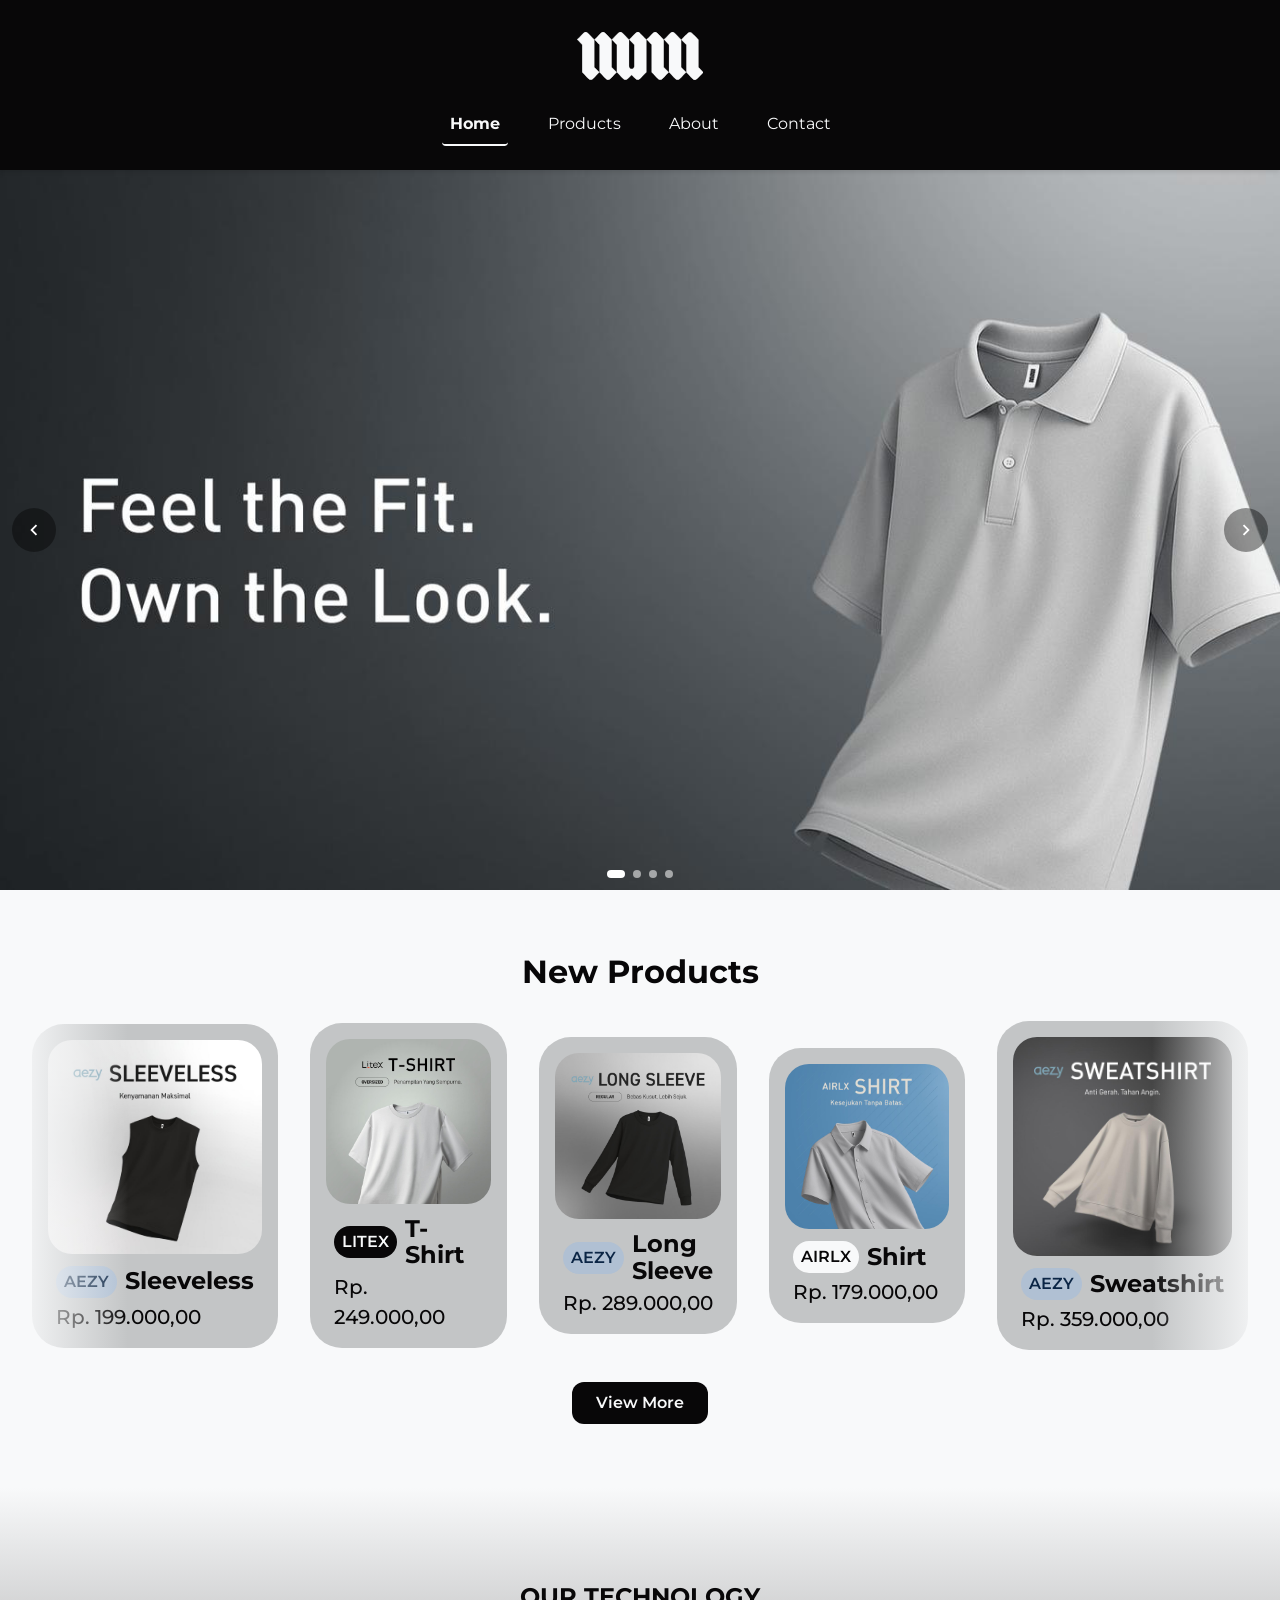
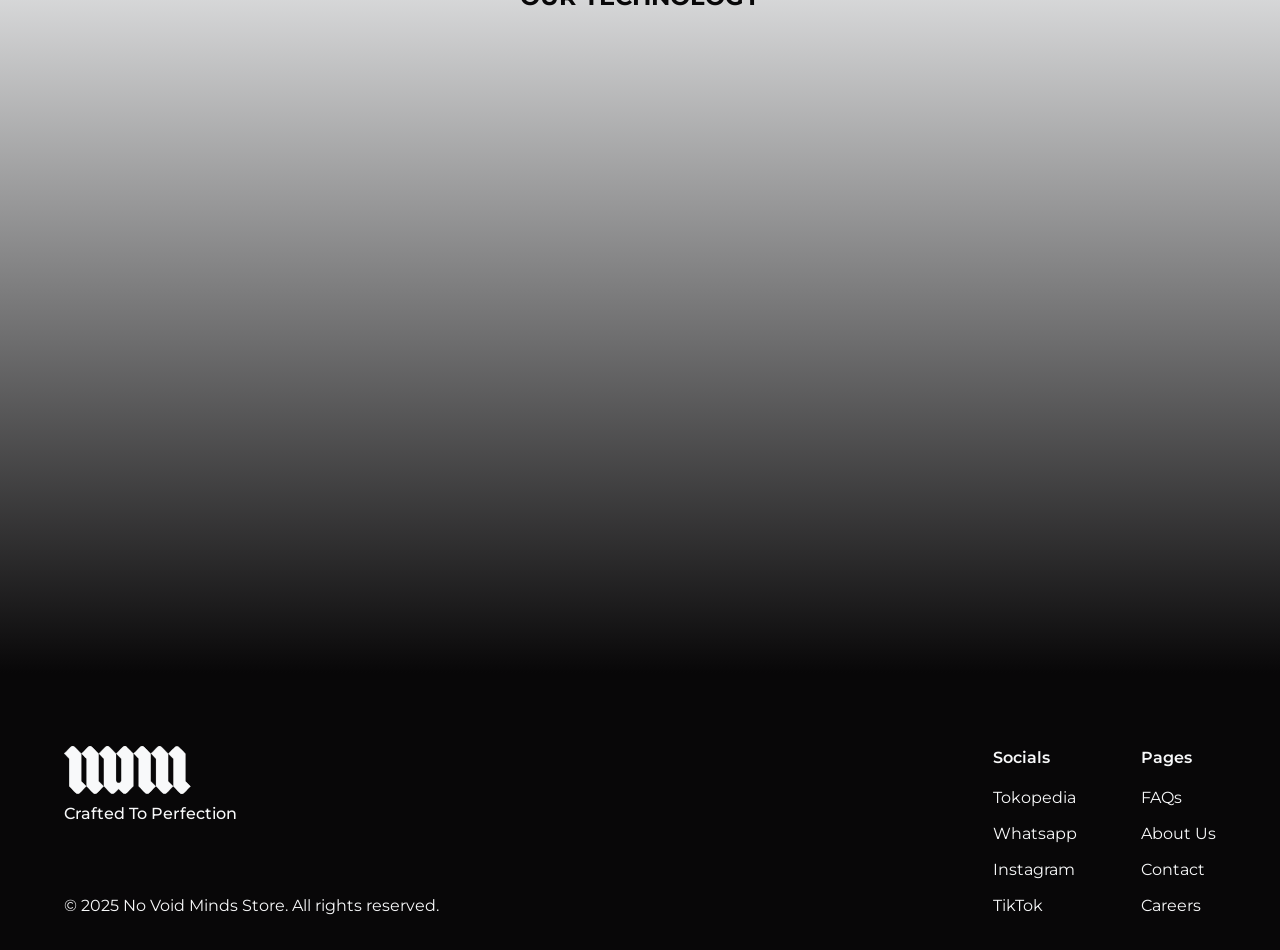
<file: index.html>
<!DOCTYPE html>
<html lang="en">
  <head>
    <meta charset="UTF-8" />
    <meta name="viewport" content="width=device-width, initial-scale=1.0" />
    <link
      rel="icon"
      type="image/x-icon"
      href="./assets/logo/NoVoidMindsLogo-white.svg"
      media="(prefers-color-scheme: dark)" />
    <link
      rel="icon"
      type="image/x-icon"
      href="./assets/logo/NoVoidMindsLogo-black.svg"
      media="(prefers-color-scheme: light)" />
    <title>No Void Minds - Crafted to Perfection</title>
    <link rel="stylesheet" href="./index.css" />
  </head>
  <body>
    <header>
      <nav class="navbar">
        <a href="" class="navbar-logo">
          <svg
            class="logo"
            xmlns="http://www.w3.org/2000/svg"
            id="Layer_3"
            data-name="Layer 3"
            viewBox="104 262.98 511.99 194.03">
            <g>
              <path
                d="M159.68,456.5c-4.96,0-10.11-5.36-20.39-16.04-3.82-3.97-8.56-8.89-14.23-14.5v-111.81s-20.35-20.35-20.35-20.35c5.68-5.61,10.42-10.54,14.24-14.51,10.13-10.53,15.21-15.82,20.14-15.82s10.11,5.36,20.39,16.03c3.82,3.97,8.56,8.9,14.23,14.5v111.81l20.35,20.35c-5.68,5.61-10.42,10.54-14.24,14.51-10.13,10.53-15.21,15.82-20.14,15.82h0Z" />
              <path
                d="M139.09,263.98c4.74,0,9.85,5.31,20.03,15.88,3.79,3.93,8.48,8.81,14.09,14.36v111.81l.29.29,19.85,19.85c-5.53,5.47-10.15,10.27-13.89,14.16-10.03,10.43-15.06,15.67-19.78,15.67s-9.85-5.31-20.02-15.88c-3.79-3.93-8.48-8.81-14.09-14.36v-111.81l-.29-.29-19.85-19.85c5.53-5.47,10.15-10.27,13.89-14.16,10.03-10.43,15.06-15.67,19.78-15.67M139.09,262.98c-7.15,0-14.26,10.3-35.09,30.82l20.56,20.56v111.81h0c20.82,20.57,27.98,30.82,35.11,30.82s14.26-10.3,35.09-30.82l-20.56-20.56v-111.81c-20.82-20.57-27.98-30.82-35.11-30.82h0Z" />
            </g>
            <g>
              <path
                d="M229.88,456.51c-4.96,0-10.11-5.36-20.39-16.04-3.82-3.97-8.56-8.89-14.23-14.5v-111.81s-20.35-20.35-20.35-20.35c5.68-5.61,10.42-10.54,14.24-14.51,10.13-10.53,15.21-15.82,20.14-15.82s10.11,5.36,20.39,16.03c3.82,3.97,8.56,8.9,14.23,14.5v111.81l20.35,20.35c-5.68,5.61-10.42,10.54-14.24,14.51-10.13,10.53-15.21,15.82-20.14,15.82h0Z" />
              <path
                d="M209.29,263.98c4.74,0,9.85,5.31,20.03,15.88,3.79,3.93,8.48,8.81,14.09,14.36v111.81l.29.29,19.85,19.85c-5.53,5.47-10.15,10.27-13.89,14.16-10.03,10.43-15.06,15.67-19.78,15.67s-9.85-5.31-20.03-15.88c-3.79-3.93-8.48-8.81-14.09-14.36v-111.81l-.29-.29-19.85-19.85c5.53-5.47,10.15-10.27,13.89-14.16,10.03-10.43,15.06-15.67,19.78-15.67M209.29,262.98c-7.15,0-14.26,10.3-35.09,30.82l20.56,20.56v111.81h0c20.82,20.57,27.98,30.82,35.11,30.82s14.26-10.3,35.09-30.82l-20.56-20.56v-111.81c-20.82-20.57-27.98-30.82-35.11-30.82h0Z" />
            </g>
            <g>
              <path
                d="M300.08,456.5c-4.96,0-10.11-5.36-20.39-16.03-3.82-3.97-8.56-8.9-14.23-14.5v-111.81s-20.35-20.35-20.35-20.35c5.68-5.61,10.42-10.54,14.24-14.51,10.13-10.53,15.21-15.82,20.14-15.82s10.11,5.36,20.39,16.03c3.82,3.97,8.56,8.9,14.23,14.5v107.69c0,2.66,1.04,5.16,2.92,7.04l.83.83c1.88,1.88,4.38,2.92,7.04,2.92s5.16-1.04,7.04-2.92l.83-.83c1.88-1.88,2.92-4.38,2.92-7.04v-87.54l-20.35-20.35c5.68-5.61,10.41-10.53,14.22-14.5,10.14-10.54,15.22-15.83,20.16-15.83,2.75,0,5.63,1.61,9.96,5.56,2.84,2.59,6.19,6.07,10.43,10.48,3.82,3.97,8.56,8.89,14.23,14.5v131.96c-6.92,6.63-12.26,12.29-16.56,16.83-8.33,8.81-12.92,13.66-17.63,13.66-5.45,0-11.47-6.23-24.67-19.88l-.64-.66-.36.37c-1.5,1.55-2.9,3.01-4.22,4.38-10.13,10.53-15.21,15.82-20.14,15.82Z" />
              <path
                d="M279.49,262.98v1c4.75,0,9.85,5.31,20.03,15.88,3.79,3.93,8.48,8.81,14.09,14.36v107.48c0,2.79,1.09,5.42,3.06,7.39l.83.83c1.97,1.97,4.6,3.06,7.39,3.06s5.42-1.09,7.39-3.06l.83-.83c1.97-1.97,3.06-4.6,3.06-7.39v-87.75l-.29-.29-19.85-19.85c5.52-5.47,10.14-10.26,13.88-14.15,10.04-10.44,15.07-15.67,19.79-15.67,2.61,0,5.4,1.57,9.62,5.43,2.83,2.58,6.18,6.06,10.41,10.46,3.79,3.93,8.48,8.81,14.09,14.36v131.53c-6.85,6.58-12.15,12.19-16.43,16.7-8.24,8.71-12.77,13.51-17.27,13.51-5.24,0-11.61-6.59-24.31-19.72l-.28-.29-.72-.74-.72.74c-1.5,1.55-2.91,3.01-4.23,4.38-10.03,10.43-15.06,15.67-19.78,15.67s-9.85-5.31-20.03-15.88c-3.79-3.93-8.48-8.81-14.09-14.36v-111.81l-.29-.29-19.85-19.85c5.53-5.47,10.15-10.28,13.89-14.17,10.03-10.43,15.06-15.66,19.78-15.66v-1M279.5,262.98c-7.15,0-14.26,10.3-35.09,30.82l20.56,20.56v111.81h0c20.82,20.57,27.98,30.82,35.11,30.82,5.81,0,11.59-6.8,24.73-20.35,13.41,13.87,19.61,20.32,25.31,20.32,7.44,0,14.03-10.98,34.7-30.78h0v-132.38c-11.88-11.73-19.3-20.1-24.82-25.13-4.16-3.79-7.23-5.69-10.29-5.69-7.15,0-14.27,10.29-35.09,30.82l20.56,20.56v87.34c0,2.51-1,4.91-2.77,6.69l-.83.83c-1.85,1.85-4.27,2.77-6.69,2.77s-4.84-.92-6.69-2.77l-.83-.83c-1.77-1.77-2.77-4.18-2.77-6.69v-107.9c-20.82-20.57-27.98-30.82-35.11-30.82h0Z" />
            </g>
            <g>
              <path
                d="M440.49,456.5c-4.96,0-10.11-5.36-20.39-16.04-3.82-3.97-8.56-8.89-14.23-14.5v-111.81s-20.35-20.35-20.35-20.35c5.68-5.61,10.42-10.54,14.24-14.51,10.13-10.53,15.21-15.82,20.14-15.82s10.11,5.36,20.38,16.03c3.82,3.97,8.56,8.9,14.23,14.5v111.81l20.35,20.35c-5.68,5.61-10.42,10.54-14.24,14.51-10.13,10.53-15.21,15.82-20.14,15.82h0Z" />
              <path
                d="M419.91,263.98c4.74,0,9.85,5.31,20.03,15.88,3.79,3.93,8.48,8.81,14.09,14.36v111.81l.29.29,19.85,19.85c-5.53,5.47-10.15,10.27-13.89,14.16-10.03,10.43-15.06,15.67-19.78,15.67s-9.85-5.31-20.03-15.88c-3.79-3.93-8.48-8.81-14.09-14.36v-111.81l-.29-.29-19.85-19.85c5.53-5.47,10.15-10.27,13.89-14.16,10.03-10.43,15.06-15.67,19.78-15.67M419.91,262.98c-7.15,0-14.26,10.3-35.09,30.82l20.56,20.56v111.81h0c20.82,20.57,27.98,30.82,35.11,30.82s14.26-10.3,35.09-30.82l-20.56-20.56v-111.81c-20.82-20.57-27.98-30.82-35.11-30.82h0Z" />
            </g>
            <g>
              <path
                d="M510.7,456.5c-4.96,0-10.11-5.36-20.39-16.04-3.82-3.97-8.56-8.89-14.23-14.5v-111.81l-20.35-20.35c5.68-5.61,10.42-10.54,14.24-14.51,10.13-10.53,15.21-15.82,20.14-15.82s10.11,5.36,20.39,16.03c3.82,3.97,8.56,8.9,14.23,14.5v111.81l20.35,20.35c-5.68,5.61-10.42,10.54-14.24,14.51-10.13,10.53-15.21,15.82-20.14,15.82h0Z" />
              <path
                d="M490.11,263.98c4.74,0,9.85,5.31,20.03,15.88,3.79,3.93,8.48,8.81,14.09,14.36v111.81l.29.29,19.85,19.85c-5.53,5.47-10.15,10.27-13.89,14.16-10.03,10.43-15.06,15.67-19.78,15.67s-9.85-5.31-20.03-15.88c-3.79-3.93-8.48-8.81-14.09-14.36v-111.81l-.29-.29-19.85-19.85c5.53-5.47,10.15-10.27,13.89-14.16,10.03-10.43,15.06-15.67,19.78-15.67M490.11,262.98c-7.15,0-14.26,10.3-35.09,30.82l20.56,20.56v111.81h0c20.82,20.57,27.98,30.82,35.11,30.82s14.26-10.3,35.09-30.82l-20.56-20.56v-111.81c-20.82-20.57-27.98-30.82-35.11-30.82h0Z" />
            </g>
            <g>
              <path
                d="M580.91,456.52c-4.96,0-10.11-5.36-20.39-16.04-3.82-3.97-8.56-8.89-14.23-14.5v-111.81l-20.35-20.35c5.68-5.61,10.42-10.54,14.24-14.51,10.13-10.53,15.21-15.82,20.14-15.82s10.11,5.36,20.39,16.03c3.82,3.97,8.56,8.9,14.23,14.5v111.81l20.35,20.35c-5.68,5.61-10.42,10.54-14.24,14.51-10.13,10.53-15.21,15.82-20.14,15.82h0Z" />
              <path
                d="M560.32,264c4.74,0,9.85,5.31,20.03,15.88,3.79,3.93,8.48,8.81,14.09,14.36v111.81l.29.29,19.85,19.85c-5.53,5.47-10.15,10.27-13.89,14.16-10.03,10.43-15.06,15.67-19.78,15.67s-9.85-5.31-20.03-15.88c-3.79-3.93-8.48-8.81-14.09-14.36v-111.81l-.29-.29-19.85-19.85c5.53-5.47,10.15-10.27,13.89-14.16,10.03-10.43,15.06-15.67,19.78-15.67M560.32,263c-7.15,0-14.26,10.3-35.09,30.82l20.56,20.56v111.81h0c20.82,20.57,27.98,30.82,35.11,30.82s14.26-10.3,35.09-30.82l-20.56-20.56v-111.81c-20.82-20.57-27.98-30.82-35.11-30.82h0Z" />
            </g>
          </svg>
        </a>
        <ul class="navbar-menu">
          <li class="navbar-item active"><a href="index.html">Home</a></li>
          <li class="navbar-item"><a href="pages/products.html">Products</a></li>
          <li class="navbar-item"><a href="pages/about.html">About</a></li>
          <li class="navbar-item"><a href="pages/contact.html">Contact</a></li>
        </ul>
      </nav>
    </header>

    <main>
      <section class="hero" aria-label="Hero carousel">
        <div class="carousel" data-autoplay="true" data-interval="5000">
          <div class="track" role="list"></div>

          <button class="left" type="button">
            <svg
              class="icon"
              xmlns="http://www.w3.org/2000/svg"
              viewBox="0 0 32 32"
              fill="none">
              <path
                d="M20.5466 22.1067L14.44 16L20.5466 9.88L18.6666 8L10.6666 16L18.6666 24L20.5466 22.1067Z"
                fill="currentColor" />
            </svg>
          </button>

          <button class="right" type="button">
            <svg
              class="icon"
              xmlns="http://www.w3.org/2000/svg"
              viewBox="0 0 32 32"
              fill="none">
              <path
                d="M11.4534 22.1067L17.56 16L11.4534 9.88L13.3334 8L21.3334 16L13.3334 24L11.4534 22.1067Z"
                fill="currentColor" />
            </svg>
          </button>

          <div class="dots"></div>
        </div>
      </section>
      <section class="new-products">
        <h1>New Products</h1>
        <div class="product-cards">
          <div class="product-card">
            <img
              class="product-image"
              src="./assets/product/585f803dcfb44114a87195d2b69c3df6~.jpeg.jpeg"
              alt="AEZY Sleeveless top" />
            <div class="product-info">
              <div class="product-title">
                <div class="title-badge aezy">AEZY</div>
                <h2 class="title-name">Sleeveless</h2>
              </div>
              <p class="product-price">Rp. 199.000,00</p>
            </div>
          </div>
          <div class="product-card">
            <img
              class="product-image"
              src="./assets/product/11a01106362045a2b9d6ac41f964ab71~.jpeg"
              alt="NOVA Casual Shirt" />
            <div class="product-info">
              <div class="product-title">
                <div class="title-badge litex">LITEX</div>
                <h2 class="title-name">T-Shirt</h2>
              </div>
              <p class="product-price">Rp. 249.000,00</p>
            </div>
          </div>
          <div class="product-card">
            <img
              class="product-image"
              src="./assets/product/65dd7c6ecaca4b9eb0b106fdf62cbdc7~.jpeg"
              alt="VOID Premium Polo" />
            <div class="product-info">
              <div class="product-title">
                <div class="title-badge aezy">AEZY</div>
                <h2 class="title-name">Long Sleeve</h2>
              </div>
              <p class="product-price">Rp. 289.000,00</p>
            </div>
          </div>
          <div class="product-card">
            <img
              class="product-image"
              src="./assets/product/de7c1216fe384779b6b9ebbd90118c73~.jpeg"
              alt="MIND Classic Tee" />
            <div class="product-info">
              <div class="product-title">
                <div class="title-badge airlx">AIRLX</div>
                <h2 class="title-name">Shirt</h2>
              </div>
              <p class="product-price">Rp. 179.000,00</p>
            </div>
          </div>
          <div class="product-card">
            <img
              class="product-image"
              src="./assets/product/939cc03aa9604f2ea059184e05ae0230~.jpeg"
              alt="STYLE Urban Hoodie" />
            <div class="product-info">
              <div class="product-title">
                <div class="title-badge aezy">AEZY</div>
                <h2 class="title-name">Sweatshirt</h2>
              </div>
              <p class="product-price">Rp. 359.000,00</p>
            </div>
          </div>
        </div>
        <button class="view-more">View More</button>
        <div class="left-gradient"></div>
        <div class="right-gradient"></div>
      </section>
      <section class="showcase">
        <h1>OUR TECHNOLOGY</h1>
        <iframe
          class="video"
          src="https://www.youtube.com/embed/ywz8leNWIE8?si=tv__1ozWsFvqcOJd&autoplay=1&mute=1&playsinline=1"
          title="YouTube video player"
          frameborder="0"
          allow="accelerometer; autoplay; clipboard-write; encrypted-media; gyroscope; picture-in-picture; web-share"
          referrerpolicy="strict-origin-when-cross-origin"
          allowfullscreen></iframe>
      </section>
    </main>

    <footer>
      <div class="footer-header">
        <div class="brands">
          <svg
            class="logo"
            xmlns="http://www.w3.org/2000/svg"
            id="Layer_3"
            data-name="Layer 3"
            viewBox="104 262.98 511.99 194.03">
            <g>
              <path
                d="M159.68,456.5c-4.96,0-10.11-5.36-20.39-16.04-3.82-3.97-8.56-8.89-14.23-14.5v-111.81s-20.35-20.35-20.35-20.35c5.68-5.61,10.42-10.54,14.24-14.51,10.13-10.53,15.21-15.82,20.14-15.82s10.11,5.36,20.39,16.03c3.82,3.97,8.56,8.9,14.23,14.5v111.81l20.35,20.35c-5.68,5.61-10.42,10.54-14.24,14.51-10.13,10.53-15.21,15.82-20.14,15.82h0Z" />
              <path
                d="M139.09,263.98c4.74,0,9.85,5.31,20.03,15.88,3.79,3.93,8.48,8.81,14.09,14.36v111.81l.29.29,19.85,19.85c-5.53,5.47-10.15,10.27-13.89,14.16-10.03,10.43-15.06,15.67-19.78,15.67s-9.85-5.31-20.02-15.88c-3.79-3.93-8.48-8.81-14.09-14.36v-111.81l-.29-.29-19.85-19.85c5.53-5.47,10.15-10.27,13.89-14.16,10.03-10.43,15.06-15.67,19.78-15.67M139.09,262.98c-7.15,0-14.26,10.3-35.09,30.82l20.56,20.56v111.81h0c20.82,20.57,27.98,30.82,35.11,30.82s14.26-10.3,35.09-30.82l-20.56-20.56v-111.81c-20.82-20.57-27.98-30.82-35.11-30.82h0Z" />
            </g>
            <g>
              <path
                d="M229.88,456.51c-4.96,0-10.11-5.36-20.39-16.04-3.82-3.97-8.56-8.89-14.23-14.5v-111.81s-20.35-20.35-20.35-20.35c5.68-5.61,10.42-10.54,14.24-14.51,10.13-10.53,15.21-15.82,20.14-15.82s10.11,5.36,20.39,16.03c3.82,3.97,8.56,8.9,14.23,14.5v111.81l20.35,20.35c-5.68,5.61-10.42,10.54-14.24,14.51-10.13,10.53-15.21,15.82-20.14,15.82h0Z" />
              <path
                d="M209.29,263.98c4.74,0,9.85,5.31,20.03,15.88,3.79,3.93,8.48,8.81,14.09,14.36v111.81l.29.29,19.85,19.85c-5.53,5.47-10.15,10.27-13.89,14.16-10.03,10.43-15.06,15.67-19.78,15.67s-9.85-5.31-20.03-15.88c-3.79-3.93-8.48-8.81-14.09-14.36v-111.81l-.29-.29-19.85-19.85c5.53-5.47,10.15-10.27,13.89-14.16,10.03-10.43,15.06-15.67,19.78-15.67M209.29,262.98c-7.15,0-14.26,10.3-35.09,30.82l20.56,20.56v111.81h0c20.82,20.57,27.98,30.82,35.11,30.82s14.26-10.3,35.09-30.82l-20.56-20.56v-111.81c-20.82-20.57-27.98-30.82-35.11-30.82h0Z" />
            </g>
            <g>
              <path
                d="M300.08,456.5c-4.96,0-10.11-5.36-20.39-16.03-3.82-3.97-8.56-8.9-14.23-14.5v-111.81s-20.35-20.35-20.35-20.35c5.68-5.61,10.42-10.54,14.24-14.51,10.13-10.53,15.21-15.82,20.14-15.82s10.11,5.36,20.39,16.03c3.82,3.97,8.56,8.9,14.23,14.5v107.69c0,2.66,1.04,5.16,2.92,7.04l.83.83c1.88,1.88,4.38,2.92,7.04,2.92s5.16-1.04,7.04-2.92l.83-.83c1.88-1.88,2.92-4.38,2.92-7.04v-87.54l-20.35-20.35c5.68-5.61,10.41-10.53,14.22-14.5,10.14-10.54,15.22-15.83,20.16-15.83,2.75,0,5.63,1.61,9.96,5.56,2.84,2.59,6.19,6.07,10.43,10.48,3.82,3.97,8.56,8.89,14.23,14.5v131.96c-6.92,6.63-12.26,12.29-16.56,16.83-8.33,8.81-12.92,13.66-17.63,13.66-5.45,0-11.47-6.23-24.67-19.88l-.64-.66-.36.37c-1.5,1.55-2.9,3.01-4.22,4.38-10.13,10.53-15.21,15.82-20.14,15.82Z" />
              <path
                d="M279.49,262.98v1c4.75,0,9.85,5.31,20.03,15.88,3.79,3.93,8.48,8.81,14.09,14.36v107.48c0,2.79,1.09,5.42,3.06,7.39l.83.83c1.97,1.97,4.6,3.06,7.39,3.06s5.42-1.09,7.39-3.06l.83-.83c1.97-1.97,3.06-4.6,3.06-7.39v-87.75l-.29-.29-19.85-19.85c5.52-5.47,10.14-10.26,13.88-14.15,10.04-10.44,15.07-15.67,19.79-15.67,2.61,0,5.4,1.57,9.62,5.43,2.83,2.58,6.18,6.06,10.41,10.46,3.79,3.93,8.48,8.81,14.09,14.36v131.53c-6.85,6.58-12.15,12.19-16.43,16.7-8.24,8.71-12.77,13.51-17.27,13.51-5.24,0-11.61-6.59-24.31-19.72l-.28-.29-.72-.74-.72.74c-1.5,1.55-2.91,3.01-4.23,4.38-10.03,10.43-15.06,15.67-19.78,15.67s-9.85-5.31-20.03-15.88c-3.79-3.93-8.48-8.81-14.09-14.36v-111.81l-.29-.29-19.85-19.85c5.53-5.47,10.15-10.28,13.89-14.17,10.03-10.43,15.06-15.66,19.78-15.66v-1M279.5,262.98c-7.15,0-14.26,10.3-35.09,30.82l20.56,20.56v111.81h0c20.82,20.57,27.98,30.82,35.11,30.82,5.81,0,11.59-6.8,24.73-20.35,13.41,13.87,19.61,20.32,25.31,20.32,7.44,0,14.03-10.98,34.7-30.78h0v-132.38c-11.88-11.73-19.3-20.1-24.82-25.13-4.16-3.79-7.23-5.69-10.29-5.69-7.15,0-14.27,10.29-35.09,30.82l20.56,20.56v87.34c0,2.51-1,4.91-2.77,6.69l-.83.83c-1.85,1.85-4.27,2.77-6.69,2.77s-4.84-.92-6.69-2.77l-.83-.83c-1.77-1.77-2.77-4.18-2.77-6.69v-107.9c-20.82-20.57-27.98-30.82-35.11-30.82h0Z" />
            </g>
            <g>
              <path
                d="M440.49,456.5c-4.96,0-10.11-5.36-20.39-16.04-3.82-3.97-8.56-8.89-14.23-14.5v-111.81s-20.35-20.35-20.35-20.35c5.68-5.61,10.42-10.54,14.24-14.51,10.13-10.53,15.21-15.82,20.14-15.82s10.11,5.36,20.38,16.03c3.82,3.97,8.56,8.9,14.23,14.5v111.81l20.35,20.35c-5.68,5.61-10.42,10.54-14.24,14.51-10.13,10.53-15.21,15.82-20.14,15.82h0Z" />
              <path
                d="M419.91,263.98c4.74,0,9.85,5.31,20.03,15.88,3.79,3.93,8.48,8.81,14.09,14.36v111.81l.29.29,19.85,19.85c-5.53,5.47-10.15,10.27-13.89,14.16-10.03,10.43-15.06,15.67-19.78,15.67s-9.85-5.31-20.03-15.88c-3.79-3.93-8.48-8.81-14.09-14.36v-111.81l-.29-.29-19.85-19.85c5.53-5.47,10.15-10.27,13.89-14.16,10.03-10.43,15.06-15.67,19.78-15.67M419.91,262.98c-7.15,0-14.26,10.3-35.09,30.82l20.56,20.56v111.81h0c20.82,20.57,27.98,30.82,35.11,30.82s14.26-10.3,35.09-30.82l-20.56-20.56v-111.81c-20.82-20.57-27.98-30.82-35.11-30.82h0Z" />
            </g>
            <g>
              <path
                d="M510.7,456.5c-4.96,0-10.11-5.36-20.39-16.04-3.82-3.97-8.56-8.89-14.23-14.5v-111.81l-20.35-20.35c5.68-5.61,10.42-10.54,14.24-14.51,10.13-10.53,15.21-15.82,20.14-15.82s10.11,5.36,20.39,16.03c3.82,3.97,8.56,8.9,14.23,14.5v111.81l20.35,20.35c-5.68,5.61-10.42,10.54-14.24,14.51-10.13,10.53-15.21,15.82-20.14,15.82h0Z" />
              <path
                d="M490.11,263.98c4.74,0,9.85,5.31,20.03,15.88,3.79,3.93,8.48,8.81,14.09,14.36v111.81l.29.29,19.85,19.85c-5.53,5.47-10.15,10.27-13.89,14.16-10.03,10.43-15.06,15.67-19.78,15.67s-9.85-5.31-20.03-15.88c-3.79-3.93-8.48-8.81-14.09-14.36v-111.81l-.29-.29-19.85-19.85c5.53-5.47,10.15-10.27,13.89-14.16,10.03-10.43,15.06-15.67,19.78-15.67M490.11,262.98c-7.15,0-14.26,10.3-35.09,30.82l20.56,20.56v111.81h0c20.82,20.57,27.98,30.82,35.11,30.82s14.26-10.3,35.09-30.82l-20.56-20.56v-111.81c-20.82-20.57-27.98-30.82-35.11-30.82h0Z" />
            </g>
            <g>
              <path
                d="M580.91,456.52c-4.96,0-10.11-5.36-20.39-16.04-3.82-3.97-8.56-8.89-14.23-14.5v-111.81l-20.35-20.35c5.68-5.61,10.42-10.54,14.24-14.51,10.13-10.53,15.21-15.82,20.14-15.82s10.11,5.36,20.39,16.03c3.82,3.97,8.56,8.9,14.23,14.5v111.81l20.35,20.35c-5.68,5.61-10.42,10.54-14.24,14.51-10.13,10.53-15.21,15.82-20.14,15.82h0Z" />
              <path
                d="M560.32,264c4.74,0,9.85,5.31,20.03,15.88,3.79,3.93,8.48,8.81,14.09,14.36v111.81l.29.29,19.85,19.85c-5.53,5.47-10.15,10.27-13.89,14.16-10.03,10.43-15.06,15.67-19.78,15.67s-9.85-5.31-20.03-15.88c-3.79-3.93-8.48-8.81-14.09-14.36v-111.81l-.29-.29-19.85-19.85c5.53-5.47,10.15-10.27,13.89-14.16,10.03-10.43,15.06-15.67,19.78-15.67M560.32,263c-7.15,0-14.26,10.3-35.09,30.82l20.56,20.56v111.81h0c20.82,20.57,27.98,30.82,35.11,30.82s14.26-10.3,35.09-30.82l-20.56-20.56v-111.81c-20.82-20.57-27.98-30.82-35.11-30.82h0Z" />
            </g>
          </svg>
          <p class="motto">Crafted To Perfection</p>
        </div>
        <p class="copyright">
          &copy; 2025 No Void Minds Store. All rights reserved.
        </p>
      </div>
      <div class="footer-links">
        <div class="sns-links">
          <p class="footer-title">Socials</p>
          <div class="links">
            <a href="https://www.tokopedia.com/novoidminds" class="sns-link">Tokopedia</a>
            <a href="https://api.whatsapp.com/send?phone=6282111228700" class="sns-link">Whatsapp</a>
            <a href="https://www.instagram.com/novoidminds" class="sns-link">Instagram</a>
            <a href="https://www.tiktok.com/@novoidminds" class="sns-link">TikTok</a>
          </div>
        </div>
        <div class="page-links">
          <p class="footer-title">Pages</p>
          <div class="links">
            <a href="" class="sns-link">FAQs</a>
            <a href="./pages/about.html" class="sns-link">About Us</a>
            <a href="./pages/contact.html" class="sns-link">Contact</a>
            <a href="https://glints.com/id/companies/no-void-minds/40e0fadf-6538-4866-b951-f632643ce88d" class="sns-link">Careers</a>
          </div>
        </div>
      </div>
    </footer>
    <script src="./carousel.js"></script>
  </body>
</html>
</file>
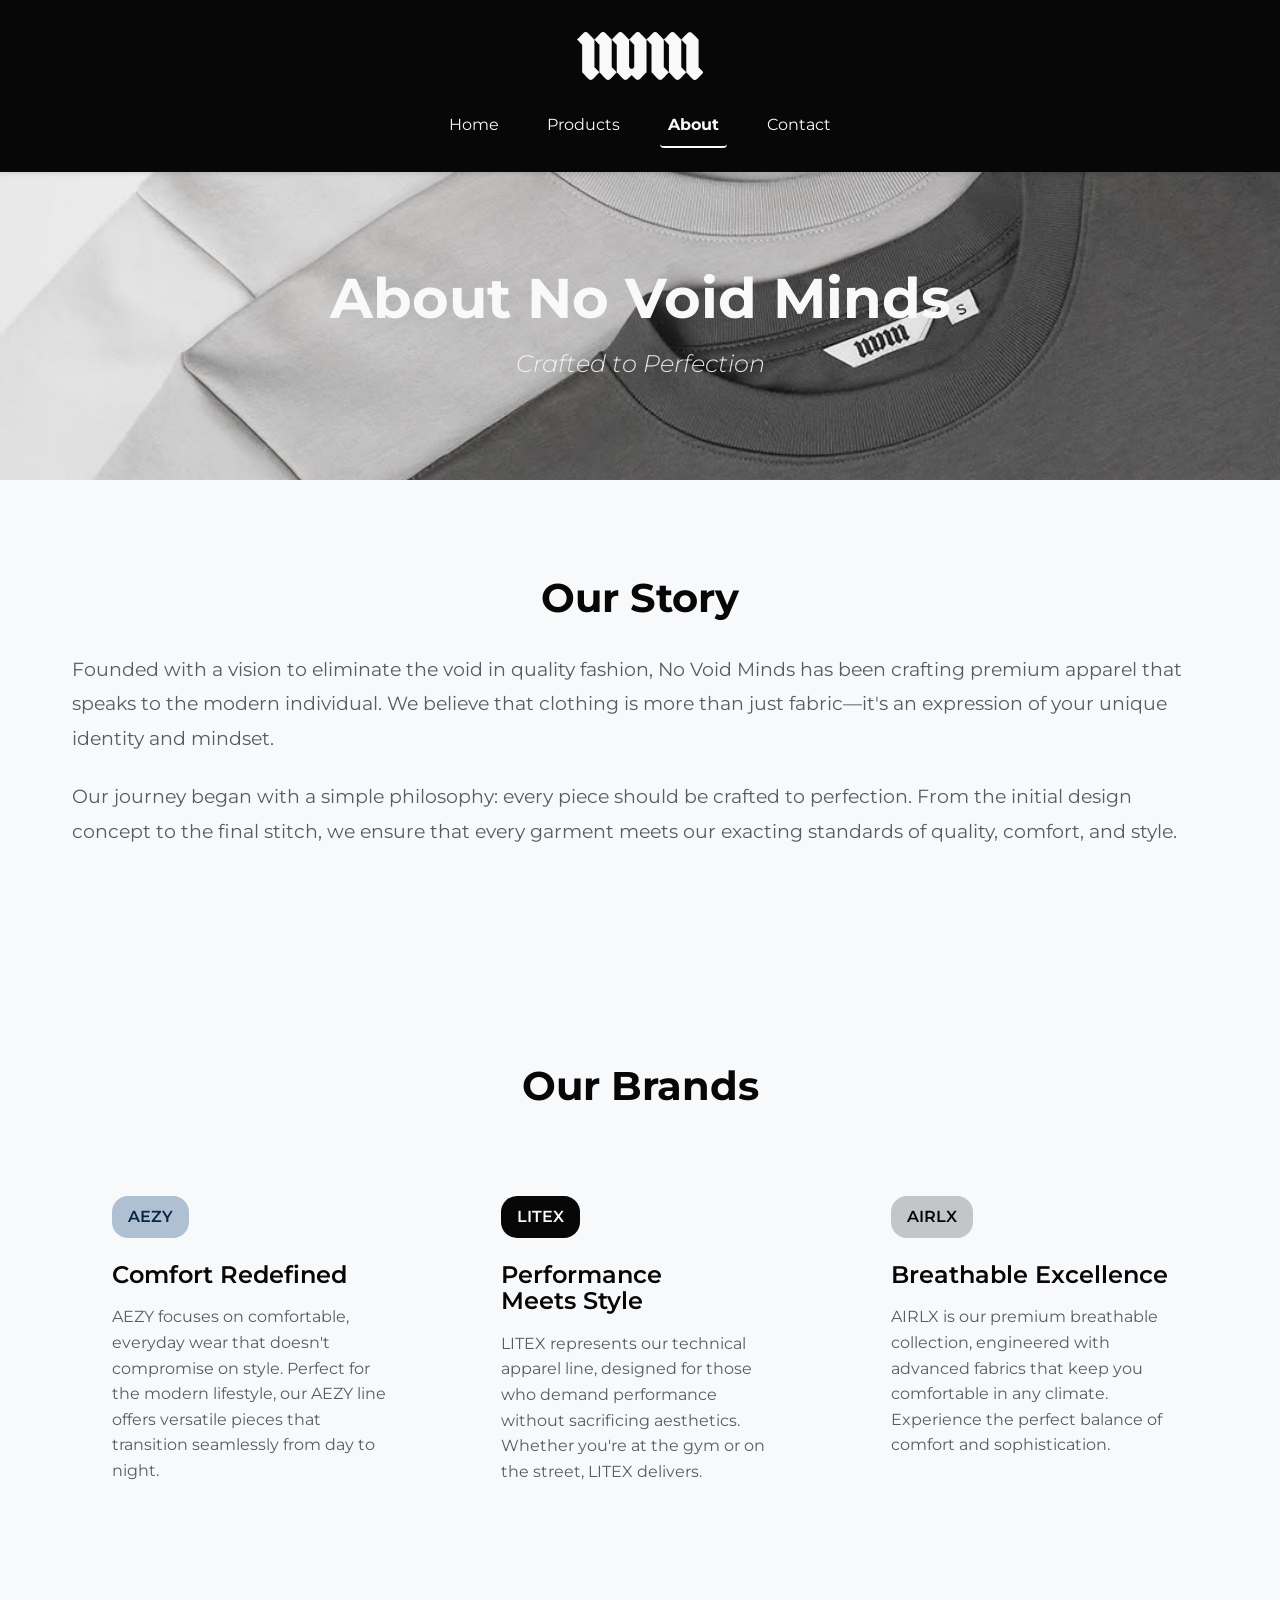
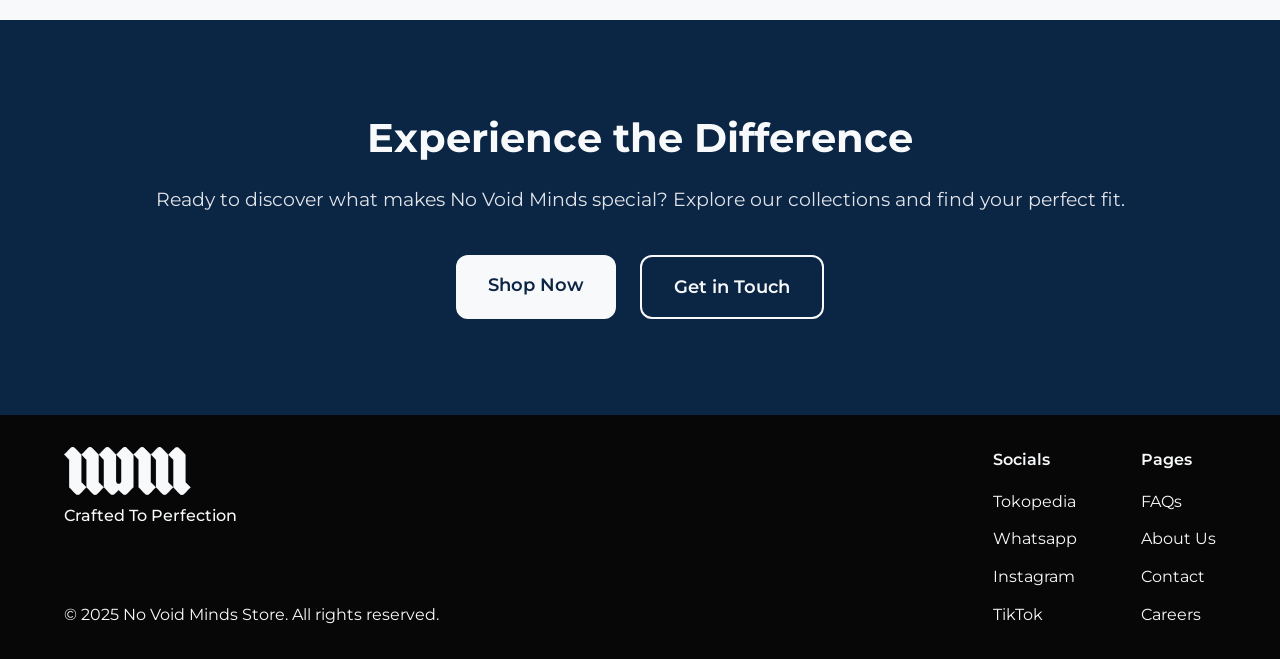
<file: pages/about.html>
<!DOCTYPE html>
<html lang="en">
  <head>
    <meta charset="UTF-8" />
    <meta name="viewport" content="width=device-width, initial-scale=1.0" />
    <link
      rel="icon"
      type="image/x-icon"
      href="../assets/logo/NoVoidMindsLogo-white.svg"
      media="(prefers-color-scheme: dark)" />
    <link
      rel="icon"
      type="image/x-icon"
      href="../assets/logo/NoVoidMindsLogo-black.svg"
      media="(prefers-color-scheme: light)" />
    <title>About Us - No Void Minds</title>
    <link rel="stylesheet" href="./about.css" />
  </head>
  <body>
    <header>
      <nav class="navbar">
        <a href="../index.html" class="navbar-logo">
          <svg
            class="logo"
            xmlns="http://www.w3.org/2000/svg"
            id="Layer_3"
            data-name="Layer 3"
            viewBox="104 262.98 511.99 194.03">
            <g>
              <path
                d="M159.68,456.5c-4.96,0-10.11-5.36-20.39-16.04-3.82-3.97-8.56-8.89-14.23-14.5v-111.81s-20.35-20.35-20.35-20.35c5.68-5.61,10.42-10.54,14.24-14.51,10.13-10.53,15.21-15.82,20.14-15.82s10.11,5.36,20.39,16.03c3.82,3.97,8.56,8.9,14.23,14.5v111.81l20.35,20.35c-5.68,5.61-10.42,10.54-14.24,14.51-10.13,10.53-15.21,15.82-20.14,15.82h0Z" />
              <path
                d="M139.09,263.98c4.74,0,9.85,5.31,20.03,15.88,3.79,3.93,8.48,8.81,14.09,14.36v111.81l.29.29,19.85,19.85c-5.53,5.47-10.15,10.27-13.89,14.16-10.03,10.43-15.06,15.67-19.78,15.67s-9.85-5.31-20.02-15.88c-3.79-3.93-8.48-8.81-14.09-14.36v-111.81l-.29-.29-19.85-19.85c5.53-5.47,10.15-10.27,13.89-14.16,10.03-10.43,15.06-15.67,19.78-15.67M139.09,262.98c-7.15,0-14.26,10.3-35.09,30.82l20.56,20.56v111.81h0c20.82,20.57,27.98,30.82,35.11,30.82s14.26-10.3,35.09-30.82l-20.56-20.56v-111.81c-20.82-20.57-27.98-30.82-35.11-30.82h0Z" />
            </g>
            <g>
              <path
                d="M229.88,456.51c-4.96,0-10.11-5.36-20.39-16.04-3.82-3.97-8.56-8.89-14.23-14.5v-111.81s-20.35-20.35-20.35-20.35c5.68-5.61,10.42-10.54,14.24-14.51,10.13-10.53,15.21-15.82,20.14-15.82s10.11,5.36,20.39,16.03c3.82,3.97,8.56,8.9,14.23,14.5v111.81l20.35,20.35c-5.68,5.61-10.42,10.54-14.24,14.51-10.13,10.53-15.21,15.82-20.14,15.82h0Z" />
              <path
                d="M209.29,263.98c4.74,0,9.85,5.31,20.03,15.88,3.79,3.93,8.48,8.81,14.09,14.36v111.81l.29.29,19.85,19.85c-5.53,5.47-10.15,10.27-13.89,14.16-10.03,10.43-15.06,15.67-19.78,15.67s-9.85-5.31-20.03-15.88c-3.79-3.93-8.48-8.81-14.09-14.36v-111.81l-.29-.29-19.85-19.85c5.53-5.47,10.15-10.27,13.89-14.16,10.03-10.43,15.06-15.67,19.78-15.67M209.29,262.98c-7.15,0-14.26,10.3-35.09,30.82l20.56,20.56v111.81h0c20.82,20.57,27.98,30.82,35.11,30.82s14.26-10.3,35.09-30.82l-20.56-20.56v-111.81c-20.82-20.57-27.98-30.82-35.11-30.82h0Z" />
            </g>
            <g>
              <path
                d="M300.08,456.5c-4.96,0-10.11-5.36-20.39-16.03-3.82-3.97-8.56-8.9-14.23-14.5v-111.81s-20.35-20.35-20.35-20.35c5.68-5.61,10.42-10.54,14.24-14.51,10.13-10.53,15.21-15.82,20.14-15.82s10.11,5.36,20.39,16.03c3.82,3.97,8.56,8.9,14.23,14.5v107.69c0,2.66,1.04,5.16,2.92,7.04l.83.83c1.88,1.88,4.38,2.92,7.04,2.92s5.16-1.04,7.04-2.92l.83-.83c1.88-1.88,2.92-4.38,2.92-7.04v-87.54l-20.35-20.35c5.68-5.61,10.41-10.53,14.22-14.5,10.14-10.54,15.22-15.83,20.16-15.83,2.75,0,5.63,1.61,9.96,5.56,2.84,2.59,6.19,6.07,10.43,10.48,3.82,3.97,8.56,8.89,14.23,14.5v131.96c-6.92,6.63-12.26,12.29-16.56,16.83-8.33,8.81-12.92,13.66-17.63,13.66-5.45,0-11.47-6.23-24.67-19.88l-.64-.66-.36.37c-1.5,1.55-2.9,3.01-4.22,4.38-10.13,10.53-15.21,15.82-20.14,15.82Z" />
              <path
                d="M279.49,262.98v1c4.75,0,9.85,5.31,20.03,15.88,3.79,3.93,8.48,8.81,14.09,14.36v107.48c0,2.79,1.09,5.42,3.06,7.39l.83.83c1.97,1.97,4.6,3.06,7.39,3.06s5.42-1.09,7.39-3.06l.83-.83c1.97-1.97,3.06-4.6,3.06-7.39v-87.75l-.29-.29-19.85-19.85c5.52-5.47,10.14-10.26,13.88-14.15,10.04-10.44,15.07-15.67,19.79-15.67,2.61,0,5.4,1.57,9.62,5.43,2.83,2.58,6.18,6.06,10.41,10.46,3.79,3.93,8.48,8.81,14.09,14.36v131.53c-6.85,6.58-12.15,12.19-16.43,16.7-8.24,8.71-12.77,13.51-17.27,13.51-5.24,0-11.61-6.59-24.31-19.72l-.28-.29-.72-.74-.72.74c-1.5,1.55-2.91,3.01-4.23,4.38-10.03,10.43-15.06,15.67-19.78,15.67s-9.85-5.31-20.03-15.88c-3.79-3.93-8.48-8.81-14.09-14.36v-111.81l-.29-.29-19.85-19.85c5.53-5.47,10.15-10.28,13.89-14.17,10.03-10.43,15.06-15.66,19.78-15.66v-1M279.5,262.98c-7.15,0-14.26,10.3-35.09,30.82l20.56,20.56v111.81h0c20.82,20.57,27.98,30.82,35.11,30.82,5.81,0,11.59-6.8,24.73-20.35,13.41,13.87,19.61,20.32,25.31,20.32,7.44,0,14.03-10.98,34.7-30.78h0v-132.38c-11.88-11.73-19.3-20.1-24.82-25.13-4.16-3.79-7.23-5.69-10.29-5.69-7.15,0-14.27,10.29-35.09,30.82l20.56,20.56v87.34c0,2.51-1,4.91-2.77,6.69l-.83.83c-1.85,1.85-4.27,2.77-6.69,2.77s-4.84-.92-6.69-2.77l-.83-.83c-1.77-1.77-2.77-4.18-2.77-6.69v-107.9c-20.82-20.57-27.98-30.82-35.11-30.82h0Z" />
            </g>
            <g>
              <path
                d="M440.49,456.5c-4.96,0-10.11-5.36-20.39-16.04-3.82-3.97-8.56-8.89-14.23-14.5v-111.81s-20.35-20.35-20.35-20.35c5.68-5.61,10.42-10.54,14.24-14.51,10.13-10.53,15.21-15.82,20.14-15.82s10.11,5.36,20.38,16.03c3.82,3.97,8.56,8.9,14.23,14.5v111.81l20.35,20.35c-5.68,5.61-10.42,10.54-14.24,14.51-10.13,10.53-15.21,15.82-20.14,15.82h0Z" />
              <path
                d="M419.91,263.98c4.74,0,9.85,5.31,20.03,15.88,3.79,3.93,8.48,8.81,14.09,14.36v111.81l.29.29,19.85,19.85c-5.53,5.47-10.15,10.27-13.89,14.16-10.03,10.43-15.06,15.67-19.78,15.67s-9.85-5.31-20.03-15.88c-3.79-3.93-8.48-8.81-14.09-14.36v-111.81l-.29-.29-19.85-19.85c5.53-5.47,10.15-10.27,13.89-14.16,10.03-10.43,15.06-15.67,19.78-15.67M419.91,262.98c-7.15,0-14.26,10.3-35.09,30.82l20.56,20.56v111.81h0c20.82,20.57,27.98,30.82,35.11,30.82s14.26-10.3,35.09-30.82l-20.56-20.56v-111.81c-20.82-20.57-27.98-30.82-35.11-30.82h0Z" />
            </g>
            <g>
              <path
                d="M510.7,456.5c-4.96,0-10.11-5.36-20.39-16.04-3.82-3.97-8.56-8.89-14.23-14.5v-111.81l-20.35-20.35c5.68-5.61,10.42-10.54,14.24-14.51,10.13-10.53,15.21-15.82,20.14-15.82s10.11,5.36,20.39,16.03c3.82,3.97,8.56,8.9,14.23,14.5v111.81l20.35,20.35c-5.68,5.61-10.42,10.54-14.24,14.51-10.13,10.53-15.21,15.82-20.14,15.82h0Z" />
              <path
                d="M490.11,263.98c4.74,0,9.85,5.31,20.03,15.88,3.79,3.93,8.48,8.81,14.09,14.36v111.81l.29.29,19.85,19.85c-5.53,5.47-10.15,10.27-13.89,14.16-10.03,10.43-15.06,15.67-19.78,15.67s-9.85-5.31-20.03-15.88c-3.79-3.93-8.48-8.81-14.09-14.36v-111.81l-.29-.29-19.85-19.85c5.53-5.47,10.15-10.27,13.89-14.16,10.03-10.43,15.06-15.67,19.78-15.67M490.11,262.98c-7.15,0-14.26,10.3-35.09,30.82l20.56,20.56v111.81h0c20.82,20.57,27.98,30.82,35.11,30.82s14.26-10.3,35.09-30.82l-20.56-20.56v-111.81c-20.82-20.57-27.98-30.82-35.11-30.82h0Z" />
            </g>
            <g>
              <path
                d="M580.91,456.52c-4.96,0-10.11-5.36-20.39-16.04-3.82-3.97-8.56-8.89-14.23-14.5v-111.81l-20.35-20.35c5.68-5.61,10.42-10.54,14.24-14.51,10.13-10.53,15.21-15.82,20.14-15.82s10.11,5.36,20.39,16.03c3.82,3.97,8.56,8.9,14.23,14.5v111.81l20.35,20.35c-5.68,5.61-10.42,10.54-14.24,14.51-10.13,10.53-15.21,15.82-20.14,15.82h0Z" />
              <path
                d="M560.32,264c4.74,0,9.85,5.31,20.03,15.88,3.79,3.93,8.48,8.81,14.09,14.36v111.81l.29.29,19.85,19.85c-5.53,5.47-10.15,10.27-13.89,14.16-10.03,10.43-15.06,15.67-19.78,15.67s-9.85-5.31-20.03-15.88c-3.79-3.93-8.48-8.81-14.09-14.36v-111.81l-.29-.29-19.85-19.85c5.53-5.47,10.15-10.27,13.89-14.16,10.03-10.43,15.06-15.67,19.78-15.67M560.32,263c-7.15,0-14.26,10.3-35.09,30.82l20.56,20.56v111.81h0c20.82,20.57,27.98,30.82,35.11,30.82s14.26-10.3,35.09-30.82l-20.56-20.56v-111.81c-20.82-20.57-27.98-30.82-35.11-30.82h0Z" />
            </g>
          </svg>
        </a>
        <ul class="navbar-menu">
          <li class="navbar-item"><a href="../index.html">Home</a></li>
          <li class="navbar-item"><a href="products.html">Products</a></li>
          <li class="navbar-item active"><a href="about.html">About</a></li>
          <li class="navbar-item"><a href="contact.html">Contact</a></li>
        </ul>
      </nav>
    </header>

    <main>
      <section class="hero-section">
        <div class="hero-content">
          <h1>About No Void Minds</h1>
          <p class="hero-subtitle">Crafted to Perfection</p>
        </div>
      </section>

      <section class="story-section">
        <div class="container">
          <div class="story-content">
            <h2>Our Story</h2>
            <p>
              Founded with a vision to eliminate the void in quality fashion, No Void Minds has been crafting premium apparel that speaks to the modern individual. We believe that clothing is more than just fabric—it's an expression of your unique identity and mindset.
            </p>
            <p>
              Our journey began with a simple philosophy: every piece should be crafted to perfection. From the initial design concept to the final stitch, we ensure that every garment meets our exacting standards of quality, comfort, and style.
            </p>
          </div>
        </div>
      </section>

      <section class="brands-section">
        <div class="container">
          <h2>Our Brands</h2>
          <div class="brands-grid">
            <div class="brand-card">
              <div class="brand-badge aezy">AEZY</div>
              <h3>Comfort Redefined</h3>
              <p>AEZY focuses on comfortable, everyday wear that doesn't compromise on style. Perfect for the modern lifestyle, our AEZY line offers versatile pieces that transition seamlessly from day to night.</p>
            </div>
            <div class="brand-card">
              <div class="brand-badge litex">LITEX</div>
              <h3>Performance Meets Style</h3>
              <p>LITEX represents our technical apparel line, designed for those who demand performance without sacrificing aesthetics. Whether you're at the gym or on the street, LITEX delivers.</p>
            </div>
            <div class="brand-card">
              <div class="brand-badge airlx">AIRLX</div>
              <h3>Breathable Excellence</h3>
              <p>AIRLX is our premium breathable collection, engineered with advanced fabrics that keep you comfortable in any climate. Experience the perfect balance of comfort and sophistication.</p>
            </div>
          </div>
        </div>
      </section>

      <section class="cta-section">
        <div class="container">
          <div class="cta-content">
            <h2>Experience the Difference</h2>
            <p>Ready to discover what makes No Void Minds special? Explore our collections and find your perfect fit.</p>
            <div class="cta-buttons">
              <a href="products.html" class="btn-primary">Shop Now</a>
              <a href="contact.html" class="btn-secondary">Get in Touch</a>
            </div>
          </div>
        </div>
      </section>
    </main>

    <footer>
      <div class="footer-header">
        <div class="brands">
          <svg
            class="logo"
            xmlns="http://www.w3.org/2000/svg"
            id="Layer_3"
            data-name="Layer 3"
            viewBox="104 262.98 511.99 194.03">
            <g>
              <path
                d="M159.68,456.5c-4.96,0-10.11-5.36-20.39-16.04-3.82-3.97-8.56-8.89-14.23-14.5v-111.81s-20.35-20.35-20.35-20.35c5.68-5.61,10.42-10.54,14.24-14.51,10.13-10.53,15.21-15.82,20.14-15.82s10.11,5.36,20.39,16.03c3.82,3.97,8.56,8.9,14.23,14.5v111.81l20.35,20.35c-5.68,5.61-10.42,10.54-14.24,14.51-10.13,10.53-15.21,15.82-20.14,15.82h0Z" />
              <path
                d="M139.09,263.98c4.74,0,9.85,5.31,20.03,15.88,3.79,3.93,8.48,8.81,14.09,14.36v111.81l.29.29,19.85,19.85c-5.53,5.47-10.15,10.27-13.89,14.16-10.03,10.43-15.06,15.67-19.78,15.67s-9.85-5.31-20.02-15.88c-3.79-3.93-8.48-8.81-14.09-14.36v-111.81l-.29-.29-19.85-19.85c5.53-5.47,10.15-10.27,13.89-14.16,10.03-10.43,15.06-15.67,19.78-15.67M139.09,262.98c-7.15,0-14.26,10.3-35.09,30.82l20.56,20.56v111.81h0c20.82,20.57,27.98,30.82,35.11,30.82s14.26-10.3,35.09-30.82l-20.56-20.56v-111.81c-20.82-20.57-27.98-30.82-35.11-30.82h0Z" />
            </g>
            <g>
              <path
                d="M229.88,456.51c-4.96,0-10.11-5.36-20.39-16.04-3.82-3.97-8.56-8.89-14.23-14.5v-111.81s-20.35-20.35-20.35-20.35c5.68-5.61,10.42-10.54,14.24-14.51,10.13-10.53,15.21-15.82,20.14-15.82s10.11,5.36,20.39,16.03c3.82,3.97,8.56,8.9,14.23,14.5v111.81l20.35,20.35c-5.68,5.61-10.42,10.54-14.24,14.51-10.13,10.53-15.21,15.82-20.14,15.82h0Z" />
              <path
                d="M209.29,263.98c4.74,0,9.85,5.31,20.03,15.88,3.79,3.93,8.48,8.81,14.09,14.36v111.81l.29.29,19.85,19.85c-5.53,5.47-10.15,10.27-13.89,14.16-10.03,10.43-15.06,15.67-19.78,15.67s-9.85-5.31-20.03-15.88c-3.79-3.93-8.48-8.81-14.09-14.36v-111.81l-.29-.29-19.85-19.85c5.53-5.47,10.15-10.27,13.89-14.16,10.03-10.43,15.06-15.67,19.78-15.67M209.29,262.98c-7.15,0-14.26,10.3-35.09,30.82l20.56,20.56v111.81h0c20.82,20.57,27.98,30.82,35.11,30.82s14.26-10.3,35.09-30.82l-20.56-20.56v-111.81c-20.82-20.57-27.98-30.82-35.11-30.82h0Z" />
            </g>
            <g>
              <path
                d="M300.08,456.5c-4.96,0-10.11-5.36-20.39-16.03-3.82-3.97-8.56-8.9-14.23-14.5v-111.81s-20.35-20.35-20.35-20.35c5.68-5.61,10.42-10.54,14.24-14.51,10.13-10.53,15.21-15.82,20.14-15.82s10.11,5.36,20.39,16.03c3.82,3.97,8.56,8.9,14.23,14.5v107.69c0,2.66,1.04,5.16,2.92,7.04l.83.83c1.88,1.88,4.38,2.92,7.04,2.92s5.16-1.04,7.04-2.92l.83-.83c1.88-1.88,2.92-4.38,2.92-7.04v-87.54l-20.35-20.35c5.68-5.61,10.41-10.53,14.22-14.5,10.14-10.54,15.22-15.83,20.16-15.83,2.75,0,5.63,1.61,9.96,5.56,2.84,2.59,6.19,6.07,10.43,10.48,3.82,3.97,8.56,8.89,14.23,14.5v131.96c-6.92,6.63-12.26,12.29-16.56,16.83-8.33,8.81-12.92,13.66-17.63,13.66-5.45,0-11.47-6.23-24.67-19.88l-.64-.66-.36.37c-1.5,1.55-2.9,3.01-4.22,4.38-10.13,10.53-15.21,15.82-20.14,15.82Z" />
              <path
                d="M279.49,262.98v1c4.75,0,9.85,5.31,20.03,15.88,3.79,3.93,8.48,8.81,14.09,14.36v107.48c0,2.79,1.09,5.42,3.06,7.39l.83.83c1.97,1.97,4.6,3.06,7.39,3.06s5.42-1.09,7.39-3.06l.83-.83c1.97-1.97,3.06-4.6,3.06-7.39v-87.75l-.29-.29-19.85-19.85c5.52-5.47,10.14-10.26,13.88-14.15,10.04-10.44,15.07-15.67,19.79-15.67,2.61,0,5.4,1.57,9.62,5.43,2.83,2.58,6.18,6.06,10.41,10.46,3.79,3.93,8.48,8.81,14.09,14.36v131.53c-6.85,6.58-12.15,12.19-16.43,16.7-8.24,8.71-12.77,13.51-17.27,13.51-5.24,0-11.61-6.59-24.31-19.72l-.28-.29-.72-.74-.72.74c-1.5,1.55-2.91,3.01-4.23,4.38-10.03,10.43-15.06,15.67-19.78,15.67s-9.85-5.31-20.03-15.88c-3.79-3.93-8.48-8.81-14.09-14.36v-111.81l-.29-.29-19.85-19.85c5.53-5.47,10.15-10.28,13.89-14.17,10.03-10.43,15.06-15.66,19.78-15.66v-1M279.5,262.98c-7.15,0-14.26,10.3-35.09,30.82l20.56,20.56v111.81h0c20.82,20.57,27.98,30.82,35.11,30.82,5.81,0,11.59-6.8,24.73-20.35,13.41,13.87,19.61,20.32,25.31,20.32,7.44,0,14.03-10.98,34.7-30.78h0v-132.38c-11.88-11.73-19.3-20.1-24.82-25.13-4.16-3.79-7.23-5.69-10.29-5.69-7.15,0-14.27,10.29-35.09,30.82l20.56,20.56v87.34c0,2.51-1,4.91-2.77,6.69l-.83.83c-1.85,1.85-4.27,2.77-6.69,2.77s-4.84-.92-6.69-2.77l-.83-.83c-1.77-1.77-2.77-4.18-2.77-6.69v-107.9c-20.82-20.57-27.98-30.82-35.11-30.82h0Z" />
            </g>
            <g>
              <path
                d="M440.49,456.5c-4.96,0-10.11-5.36-20.39-16.04-3.82-3.97-8.56-8.89-14.23-14.5v-111.81s-20.35-20.35-20.35-20.35c5.68-5.61,10.42-10.54,14.24-14.51,10.13-10.53,15.21-15.82,20.14-15.82s10.11,5.36,20.38,16.03c3.82,3.97,8.56,8.9,14.23,14.5v111.81l20.35,20.35c-5.68,5.61-10.42,10.54-14.24,14.51-10.13,10.53-15.21,15.82-20.14,15.82h0Z" />
              <path
                d="M419.91,263.98c4.74,0,9.85,5.31,20.03,15.88,3.79,3.93,8.48,8.81,14.09,14.36v111.81l.29.29,19.85,19.85c-5.53,5.47-10.15,10.27-13.89,14.16-10.03,10.43-15.06,15.67-19.78,15.67s-9.85-5.31-20.03-15.88c-3.79-3.93-8.48-8.81-14.09-14.36v-111.81l-.29-.29-19.85-19.85c5.53-5.47,10.15-10.27,13.89-14.16,10.03-10.43,15.06-15.67,19.78-15.67M419.91,262.98c-7.15,0-14.26,10.3-35.09,30.82l20.56,20.56v111.81h0c20.82,20.57,27.98,30.82,35.11,30.82s14.26-10.3,35.09-30.82l-20.56-20.56v-111.81c-20.82-20.57-27.98-30.82-35.11-30.82h0Z" />
            </g>
            <g>
              <path
                d="M510.7,456.5c-4.96,0-10.11-5.36-20.39-16.04-3.82-3.97-8.56-8.89-14.23-14.5v-111.81l-20.35-20.35c5.68-5.61,10.42-10.54,14.24-14.51,10.13-10.53,15.21-15.82,20.14-15.82s10.11,5.36,20.39,16.03c3.82,3.97,8.56,8.9,14.23,14.5v111.81l20.35,20.35c-5.68,5.61-10.42,10.54-14.24,14.51-10.13,10.53-15.21,15.82-20.14,15.82h0Z" />
              <path
                d="M490.11,263.98c4.74,0,9.85,5.31,20.03,15.88,3.79,3.93,8.48,8.81,14.09,14.36v111.81l.29.29,19.85,19.85c-5.53,5.47-10.15,10.27-13.89,14.16-10.03,10.43-15.06,15.67-19.78,15.67s-9.85-5.31-20.03-15.88c-3.79-3.93-8.48-8.81-14.09-14.36v-111.81l-.29-.29-19.85-19.85c5.53-5.47,10.15-10.27,13.89-14.16,10.03-10.43,15.06-15.67,19.78-15.67M490.11,262.98c-7.15,0-14.26,10.3-35.09,30.82l20.56,20.56v111.81h0c20.82,20.57,27.98,30.82,35.11,30.82s14.26-10.3,35.09-30.82l-20.56-20.56v-111.81c-20.82-20.57-27.98-30.82-35.11-30.82h0Z" />
            </g>
            <g>
              <path
                d="M580.91,456.52c-4.96,0-10.11-5.36-20.39-16.04-3.82-3.97-8.56-8.89-14.23-14.5v-111.81l-20.35-20.35c5.68-5.61,10.42-10.54,14.24-14.51,10.13-10.53,15.21-15.82,20.14-15.82s10.11,5.36,20.39,16.03c3.82,3.97,8.56,8.9,14.23,14.5v111.81l20.35,20.35c-5.68,5.61-10.42,10.54-14.24,14.51-10.13,10.53-15.21,15.82-20.14,15.82h0Z" />
              <path
                d="M560.32,264c4.74,0,9.85,5.31,20.03,15.88,3.79,3.93,8.48,8.81,14.09,14.36v111.81l.29.29,19.85,19.85c-5.53,5.47-10.15,10.27-13.89,14.16-10.03,10.43-15.06,15.67-19.78,15.67s-9.85-5.31-20.03-15.88c-3.79-3.93-8.48-8.81-14.09-14.36v-111.81l-.29-.29-19.85-19.85c5.53-5.47,10.15-10.27,13.89-14.16,10.03-10.43,15.06-15.67,19.78-15.67M560.32,263c-7.15,0-14.26,10.3-35.09,30.82l20.56,20.56v111.81h0c20.82,20.57,27.98,30.82,35.11,30.82s14.26-10.3,35.09-30.82l-20.56-20.56v-111.81c-20.82-20.57-27.98-30.82-35.11-30.82h0Z" />
            </g>
          </svg>
          <p class="motto">Crafted To Perfection</p>
        </div>
        <p class="copyright">
          &copy; 2025 No Void Minds Store. All rights reserved.
        </p>
      </div>
      <div class="footer-links">
        <div class="sns-links">
          <p class="footer-title">Socials</p>
          <div class="links">
            <a href="https://www.tokopedia.com/novoidminds" class="sns-link">Tokopedia</a>
            <a href="https://api.whatsapp.com/send?phone=6282111228700" class="sns-link">Whatsapp</a>
            <a href="https://www.instagram.com/novoidminds" class="sns-link">Instagram</a>
            <a href="https://www.tiktok.com/@novoidminds" class="sns-link">TikTok</a>
          </div>
        </div>
        <div class="page-links">
          <p class="footer-title">Pages</p>
          <div class="links">
            <a href="" class="sns-link">FAQs</a>
            <a href="./about.html" class="sns-link">About Us</a>
            <a href="./contact.html" class="sns-link">Contact</a>
            <a href="https://glints.com/id/companies/no-void-minds/40e0fadf-6538-4866-b951-f632643ce88d" class="sns-link">Careers</a>
          </div>
        </div>
      </div>
    </footer>
  </body>
</html>
</file>
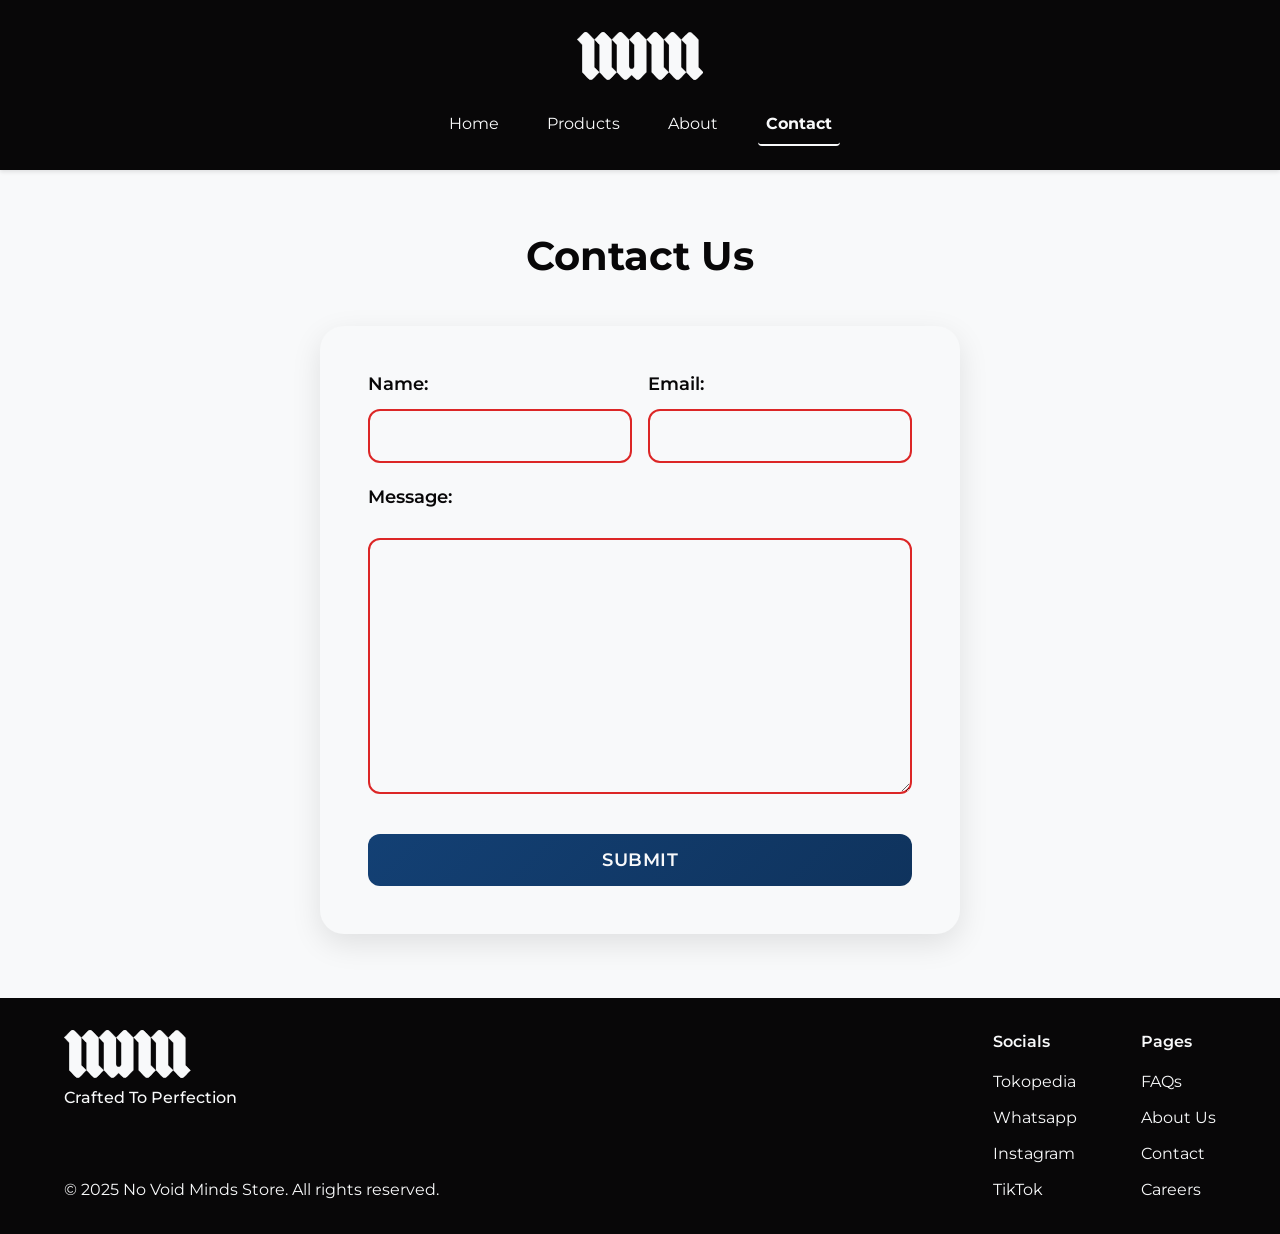
<file: pages/contact.html>
<!DOCTYPE html>
<html lang="en">
  <head>
    <meta charset="UTF-8" />
    <meta name="viewport" content="width=device-width, initial-scale=1.0" />
    <link
      rel="icon"
      type="image/x-icon"
      href="../assets/logo/NoVoidMindsLogo-white.svg"
      media="(prefers-color-scheme: dark)" />
    <link
      rel="icon"
      type="image/x-icon"
      href="../assets/logo/NoVoidMindsLogo-black.svg"
      media="(prefers-color-scheme: light)" />
    <title>Contact Us - No Void Minds</title>
    <link rel="stylesheet" href="./contact.css" />
  </head>
  <body>
    <header>
      <nav class="navbar">
        <a href="../index.html" class="navbar-logo">
          <svg
            class="logo"
            xmlns="http://www.w3.org/2000/svg"
            id="Layer_3"
            data-name="Layer 3"
            viewBox="104 262.98 511.99 194.03">
            <g>
              <path
                d="M159.68,456.5c-4.96,0-10.11-5.36-20.39-16.04-3.82-3.97-8.56-8.89-14.23-14.5v-111.81s-20.35-20.35-20.35-20.35c5.68-5.61,10.42-10.54,14.24-14.51,10.13-10.53,15.21-15.82,20.14-15.82s10.11,5.36,20.39,16.03c3.82,3.97,8.56,8.9,14.23,14.5v111.81l20.35,20.35c-5.68,5.61-10.42,10.54-14.24,14.51-10.13,10.53-15.21,15.82-20.14,15.82h0Z" />
              <path
                d="M139.09,263.98c4.74,0,9.85,5.31,20.03,15.88,3.79,3.93,8.48,8.81,14.09,14.36v111.81l.29.29,19.85,19.85c-5.53,5.47-10.15,10.27-13.89,14.16-10.03,10.43-15.06,15.67-19.78,15.67s-9.85-5.31-20.02-15.88c-3.79-3.93-8.48-8.81-14.09-14.36v-111.81l-.29-.29-19.85-19.85c5.53-5.47,10.15-10.27,13.89-14.16,10.03-10.43,15.06-15.67,19.78-15.67M139.09,262.98c-7.15,0-14.26,10.3-35.09,30.82l20.56,20.56v111.81h0c20.82,20.57,27.98,30.82,35.11,30.82s14.26-10.3,35.09-30.82l-20.56-20.56v-111.81c-20.82-20.57-27.98-30.82-35.11-30.82h0Z" />
            </g>
            <g>
              <path
                d="M229.88,456.51c-4.96,0-10.11-5.36-20.39-16.04-3.82-3.97-8.56-8.89-14.23-14.5v-111.81s-20.35-20.35-20.35-20.35c5.68-5.61,10.42-10.54,14.24-14.51,10.13-10.53,15.21-15.82,20.14-15.82s10.11,5.36,20.39,16.03c3.82,3.97,8.56,8.9,14.23,14.5v111.81l20.35,20.35c-5.68,5.61-10.42,10.54-14.24,14.51-10.13,10.53-15.21,15.82-20.14,15.82h0Z" />
              <path
                d="M209.29,263.98c4.74,0,9.85,5.31,20.03,15.88,3.79,3.93,8.48,8.81,14.09,14.36v111.81l.29.29,19.85,19.85c-5.53,5.47-10.15,10.27-13.89,14.16-10.03,10.43-15.06,15.67-19.78,15.67s-9.85-5.31-20.03-15.88c-3.79-3.93-8.48-8.81-14.09-14.36v-111.81l-.29-.29-19.85-19.85c5.53-5.47,10.15-10.27,13.89-14.16,10.03-10.43,15.06-15.67,19.78-15.67M209.29,262.98c-7.15,0-14.26,10.3-35.09,30.82l20.56,20.56v111.81h0c20.82,20.57,27.98,30.82,35.11,30.82s14.26-10.3,35.09-30.82l-20.56-20.56v-111.81c-20.82-20.57-27.98-30.82-35.11-30.82h0Z" />
            </g>
            <g>
              <path
                d="M300.08,456.5c-4.96,0-10.11-5.36-20.39-16.03-3.82-3.97-8.56-8.9-14.23-14.5v-111.81s-20.35-20.35-20.35-20.35c5.68-5.61,10.42-10.54,14.24-14.51,10.13-10.53,15.21-15.82,20.14-15.82s10.11,5.36,20.39,16.03c3.82,3.97,8.56,8.9,14.23,14.5v107.69c0,2.66,1.04,5.16,2.92,7.04l.83.83c1.88,1.88,4.38,2.92,7.04,2.92s5.16-1.04,7.04-2.92l.83-.83c1.88-1.88,2.92-4.38,2.92-7.04v-87.54l-20.35-20.35c5.68-5.61,10.41-10.53,14.22-14.5,10.14-10.54,15.22-15.83,20.16-15.83,2.75,0,5.63,1.61,9.96,5.56,2.84,2.59,6.19,6.07,10.43,10.48,3.82,3.97,8.56,8.89,14.23,14.5v131.96c-6.92,6.63-12.26,12.29-16.56,16.83-8.33,8.81-12.92,13.66-17.63,13.66-5.45,0-11.47-6.23-24.67-19.88l-.64-.66-.36.37c-1.5,1.55-2.9,3.01-4.22,4.38-10.13,10.53-15.21,15.82-20.14,15.82Z" />
              <path
                d="M279.49,262.98v1c4.75,0,9.85,5.31,20.03,15.88,3.79,3.93,8.48,8.81,14.09,14.36v107.48c0,2.79,1.09,5.42,3.06,7.39l.83.83c1.97,1.97,4.6,3.06,7.39,3.06s5.42-1.09,7.39-3.06l.83-.83c1.97-1.97,3.06-4.6,3.06-7.39v-87.75l-.29-.29-19.85-19.85c5.52-5.47,10.14-10.26,13.88-14.15,10.04-10.44,15.07-15.67,19.79-15.67,2.61,0,5.4,1.57,9.62,5.43,2.83,2.58,6.18,6.06,10.41,10.46,3.79,3.93,8.48,8.81,14.09,14.36v131.53c-6.85,6.58-12.15,12.19-16.43,16.7-8.24,8.71-12.77,13.51-17.27,13.51-5.24,0-11.61-6.59-24.31-19.72l-.28-.29-.72-.74-.72.74c-1.5,1.55-2.91,3.01-4.23,4.38-10.03,10.43-15.06,15.67-19.78,15.67s-9.85-5.31-20.03-15.88c-3.79-3.93-8.48-8.81-14.09-14.36v-111.81l-.29-.29-19.85-19.85c5.53-5.47,10.15-10.28,13.89-14.17,10.03-10.43,15.06-15.66,19.78-15.66v-1M279.5,262.98c-7.15,0-14.26,10.3-35.09,30.82l20.56,20.56v111.81h0c20.82,20.57,27.98,30.82,35.11,30.82,5.81,0,11.59-6.8,24.73-20.35,13.41,13.87,19.61,20.32,25.31,20.32,7.44,0,14.03-10.98,34.7-30.78h0v-132.38c-11.88-11.73-19.3-20.1-24.82-25.13-4.16-3.79-7.23-5.69-10.29-5.69-7.15,0-14.27,10.29-35.09,30.82l20.56,20.56v87.34c0,2.51-1,4.91-2.77,6.69l-.83.83c-1.85,1.85-4.27,2.77-6.69,2.77s-4.84-.92-6.69-2.77l-.83-.83c-1.77-1.77-2.77-4.18-2.77-6.69v-107.9c-20.82-20.57-27.98-30.82-35.11-30.82h0Z" />
            </g>
            <g>
              <path
                d="M440.49,456.5c-4.96,0-10.11-5.36-20.39-16.04-3.82-3.97-8.56-8.89-14.23-14.5v-111.81s-20.35-20.35-20.35-20.35c5.68-5.61,10.42-10.54,14.24-14.51,10.13-10.53,15.21-15.82,20.14-15.82s10.11,5.36,20.38,16.03c3.82,3.97,8.56,8.9,14.23,14.5v111.81l20.35,20.35c-5.68,5.61-10.42,10.54-14.24,14.51-10.13,10.53-15.21,15.82-20.14,15.82h0Z" />
              <path
                d="M419.91,263.98c4.74,0,9.85,5.31,20.03,15.88,3.79,3.93,8.48,8.81,14.09,14.36v111.81l.29.29,19.85,19.85c-5.53,5.47-10.15,10.27-13.89,14.16-10.03,10.43-15.06,15.67-19.78,15.67s-9.85-5.31-20.03-15.88c-3.79-3.93-8.48-8.81-14.09-14.36v-111.81l-.29-.29-19.85-19.85c5.53-5.47,10.15-10.27,13.89-14.16,10.03-10.43,15.06-15.67,19.78-15.67M419.91,262.98c-7.15,0-14.26,10.3-35.09,30.82l20.56,20.56v111.81h0c20.82,20.57,27.98,30.82,35.11,30.82s14.26-10.3,35.09-30.82l-20.56-20.56v-111.81c-20.82-20.57-27.98-30.82-35.11-30.82h0Z" />
            </g>
            <g>
              <path
                d="M510.7,456.5c-4.96,0-10.11-5.36-20.39-16.04-3.82-3.97-8.56-8.89-14.23-14.5v-111.81l-20.35-20.35c5.68-5.61,10.42-10.54,14.24-14.51,10.13-10.53,15.21-15.82,20.14-15.82s10.11,5.36,20.39,16.03c3.82,3.97,8.56,8.9,14.23,14.5v111.81l20.35,20.35c-5.68,5.61-10.42,10.54-14.24,14.51-10.13,10.53-15.21,15.82-20.14,15.82h0Z" />
              <path
                d="M490.11,263.98c4.74,0,9.85,5.31,20.03,15.88,3.79,3.93,8.48,8.81,14.09,14.36v111.81l.29.29,19.85,19.85c-5.53,5.47-10.15,10.27-13.89,14.16-10.03,10.43-15.06,15.67-19.78,15.67s-9.85-5.31-20.03-15.88c-3.79-3.93-8.48-8.81-14.09-14.36v-111.81l-.29-.29-19.85-19.85c5.53-5.47,10.15-10.27,13.89-14.16,10.03-10.43,15.06-15.67,19.78-15.67M490.11,262.98c-7.15,0-14.26,10.3-35.09,30.82l20.56,20.56v111.81h0c20.82,20.57,27.98,30.82,35.11,30.82s14.26-10.3,35.09-30.82l-20.56-20.56v-111.81c-20.82-20.57-27.98-30.82-35.11-30.82h0Z" />
            </g>
            <g>
              <path
                d="M580.91,456.52c-4.96,0-10.11-5.36-20.39-16.04-3.82-3.97-8.56-8.89-14.23-14.5v-111.81l-20.35-20.35c5.68-5.61,10.42-10.54,14.24-14.51,10.13-10.53,15.21-15.82,20.14-15.82s10.11,5.36,20.39,16.03c3.82,3.97,8.56,8.9,14.23,14.5v111.81l20.35,20.35c-5.68,5.61-10.42,10.54-14.24,14.51-10.13,10.53-15.21,15.82-20.14,15.82h0Z" />
              <path
                d="M560.32,264c4.74,0,9.85,5.31,20.03,15.88,3.79,3.93,8.48,8.81,14.09,14.36v111.81l.29.29,19.85,19.85c-5.53,5.47-10.15,10.27-13.89,14.16-10.03,10.43-15.06,15.67-19.78,15.67s-9.85-5.31-20.03-15.88c-3.79-3.93-8.48-8.81-14.09-14.36v-111.81l-.29-.29-19.85-19.85c5.53-5.47,10.15-10.27,13.89-14.16,10.03-10.43,15.06-15.67,19.78-15.67M560.32,263c-7.15,0-14.26,10.3-35.09,30.82l20.56,20.56v111.81h0c20.82,20.57,27.98,30.82,35.11,30.82s14.26-10.3,35.09-30.82l-20.56-20.56v-111.81c-20.82-20.57-27.98-30.82-35.11-30.82h0Z" />
            </g>
          </svg>
        </a>
        <ul class="navbar-menu">
          <li class="navbar-item"><a href="../index.html">Home</a></li>
          <li class="navbar-item"><a href="products.html">Products</a></li>
          <li class="navbar-item"><a href="about.html">About</a></li>
          <li class="navbar-item active"><a href="contact.html">Contact</a></li>
        </ul>
      </nav>
    </header>

    <main>
      <h1>Contact Us</h1>
      <form class="contact-form">
        <div class="form-sender">
          <div class="form-group">
            <label for="name">Name:</label>
            <input type="text" id="name" name="name" required />
          </div>

          <div class="form-group">
            <label for="email">Email:</label>
            <input type="email" id="email" name="email" required />
          </div>
        </div>

        <label for="message">Message:</label>
        <textarea id="message" name="message" rows="5" required></textarea>

        <button type="submit">Submit</button>
      </form>
    </main>

    <footer>
      <div class="footer-header">
        <div class="brands">
          <svg
            class="logo"
            xmlns="http://www.w3.org/2000/svg"
            id="Layer_3"
            data-name="Layer 3"
            viewBox="104 262.98 511.99 194.03">
            <g>
              <path
                d="M159.68,456.5c-4.96,0-10.11-5.36-20.39-16.04-3.82-3.97-8.56-8.89-14.23-14.5v-111.81s-20.35-20.35-20.35-20.35c5.68-5.61,10.42-10.54,14.24-14.51,10.13-10.53,15.21-15.82,20.14-15.82s10.11,5.36,20.39,16.03c3.82,3.97,8.56,8.9,14.23,14.5v111.81l20.35,20.35c-5.68,5.61-10.42,10.54-14.24,14.51-10.13,10.53-15.21,15.82-20.14,15.82h0Z" />
              <path
                d="M139.09,263.98c4.74,0,9.85,5.31,20.03,15.88,3.79,3.93,8.48,8.81,14.09,14.36v111.81l.29.29,19.85,19.85c-5.53,5.47-10.15,10.27-13.89,14.16-10.03,10.43-15.06,15.67-19.78,15.67s-9.85-5.31-20.02-15.88c-3.79-3.93-8.48-8.81-14.09-14.36v-111.81l-.29-.29-19.85-19.85c5.53-5.47,10.15-10.27,13.89-14.16,10.03-10.43,15.06-15.67,19.78-15.67M139.09,262.98c-7.15,0-14.26,10.3-35.09,30.82l20.56,20.56v111.81h0c20.82,20.57,27.98,30.82,35.11,30.82s14.26-10.3,35.09-30.82l-20.56-20.56v-111.81c-20.82-20.57-27.98-30.82-35.11-30.82h0Z" />
            </g>
            <g>
              <path
                d="M229.88,456.51c-4.96,0-10.11-5.36-20.39-16.04-3.82-3.97-8.56-8.89-14.23-14.5v-111.81s-20.35-20.35-20.35-20.35c5.68-5.61,10.42-10.54,14.24-14.51,10.13-10.53,15.21-15.82,20.14-15.82s10.11,5.36,20.39,16.03c3.82,3.97,8.56,8.9,14.23,14.5v111.81l20.35,20.35c-5.68,5.61-10.42,10.54-14.24,14.51-10.13,10.53-15.21,15.82-20.14,15.82h0Z" />
              <path
                d="M209.29,263.98c4.74,0,9.85,5.31,20.03,15.88,3.79,3.93,8.48,8.81,14.09,14.36v111.81l.29.29,19.85,19.85c-5.53,5.47-10.15,10.27-13.89,14.16-10.03,10.43-15.06,15.67-19.78,15.67s-9.85-5.31-20.03-15.88c-3.79-3.93-8.48-8.81-14.09-14.36v-111.81l-.29-.29-19.85-19.85c5.53-5.47,10.15-10.27,13.89-14.16,10.03-10.43,15.06-15.67,19.78-15.67M209.29,262.98c-7.15,0-14.26,10.3-35.09,30.82l20.56,20.56v111.81h0c20.82,20.57,27.98,30.82,35.11,30.82s14.26-10.3,35.09-30.82l-20.56-20.56v-111.81c-20.82-20.57-27.98-30.82-35.11-30.82h0Z" />
            </g>
            <g>
              <path
                d="M300.08,456.5c-4.96,0-10.11-5.36-20.39-16.03-3.82-3.97-8.56-8.9-14.23-14.5v-111.81s-20.35-20.35-20.35-20.35c5.68-5.61,10.42-10.54,14.24-14.51,10.13-10.53,15.21-15.82,20.14-15.82s10.11,5.36,20.39,16.03c3.82,3.97,8.56,8.9,14.23,14.5v107.69c0,2.66,1.04,5.16,2.92,7.04l.83.83c1.88,1.88,4.38,2.92,7.04,2.92s5.16-1.04,7.04-2.92l.83-.83c1.88-1.88,2.92-4.38,2.92-7.04v-87.54l-20.35-20.35c5.68-5.61,10.41-10.53,14.22-14.5,10.14-10.54,15.22-15.83,20.16-15.83,2.75,0,5.63,1.61,9.96,5.56,2.84,2.59,6.19,6.07,10.43,10.48,3.82,3.97,8.56,8.89,14.23,14.5v131.96c-6.92,6.63-12.26,12.29-16.56,16.83-8.33,8.81-12.92,13.66-17.63,13.66-5.45,0-11.47-6.23-24.67-19.88l-.64-.66-.36.37c-1.5,1.55-2.9,3.01-4.22,4.38-10.13,10.53-15.21,15.82-20.14,15.82Z" />
              <path
                d="M279.49,262.98v1c4.75,0,9.85,5.31,20.03,15.88,3.79,3.93,8.48,8.81,14.09,14.36v107.48c0,2.79,1.09,5.42,3.06,7.39l.83.83c1.97,1.97,4.6,3.06,7.39,3.06s5.42-1.09,7.39-3.06l.83-.83c1.97-1.97,3.06-4.6,3.06-7.39v-87.75l-.29-.29-19.85-19.85c5.52-5.47,10.14-10.26,13.88-14.15,10.04-10.44,15.07-15.67,19.79-15.67,2.61,0,5.4,1.57,9.62,5.43,2.83,2.58,6.18,6.06,10.41,10.46,3.79,3.93,8.48,8.81,14.09,14.36v131.53c-6.85,6.58-12.15,12.19-16.43,16.7-8.24,8.71-12.77,13.51-17.27,13.51-5.24,0-11.61-6.59-24.31-19.72l-.28-.29-.72-.74-.72.74c-1.5,1.55-2.91,3.01-4.23,4.38-10.03,10.43-15.06,15.67-19.78,15.67s-9.85-5.31-20.03-15.88c-3.79-3.93-8.48-8.81-14.09-14.36v-111.81l-.29-.29-19.85-19.85c5.53-5.47,10.15-10.28,13.89-14.17,10.03-10.43,15.06-15.66,19.78-15.66v-1M279.5,262.98c-7.15,0-14.26,10.3-35.09,30.82l20.56,20.56v111.81h0c20.82,20.57,27.98,30.82,35.11,30.82,5.81,0,11.59-6.8,24.73-20.35,13.41,13.87,19.61,20.32,25.31,20.32,7.44,0,14.03-10.98,34.7-30.78h0v-132.38c-11.88-11.73-19.3-20.1-24.82-25.13-4.16-3.79-7.23-5.69-10.29-5.69-7.15,0-14.27,10.29-35.09,30.82l20.56,20.56v87.34c0,2.51-1,4.91-2.77,6.69l-.83.83c-1.85,1.85-4.27,2.77-6.69,2.77s-4.84-.92-6.69-2.77l-.83-.83c-1.77-1.77-2.77-4.18-2.77-6.69v-107.9c-20.82-20.57-27.98-30.82-35.11-30.82h0Z" />
            </g>
            <g>
              <path
                d="M440.49,456.5c-4.96,0-10.11-5.36-20.39-16.04-3.82-3.97-8.56-8.89-14.23-14.5v-111.81s-20.35-20.35-20.35-20.35c5.68-5.61,10.42-10.54,14.24-14.51,10.13-10.53,15.21-15.82,20.14-15.82s10.11,5.36,20.38,16.03c3.82,3.97,8.56,8.9,14.23,14.5v111.81l20.35,20.35c-5.68,5.61-10.42,10.54-14.24,14.51-10.13,10.53-15.21,15.82-20.14,15.82h0Z" />
              <path
                d="M419.91,263.98c4.74,0,9.85,5.31,20.03,15.88,3.79,3.93,8.48,8.81,14.09,14.36v111.81l.29.29,19.85,19.85c-5.53,5.47-10.15,10.27-13.89,14.16-10.03,10.43-15.06,15.67-19.78,15.67s-9.85-5.31-20.03-15.88c-3.79-3.93-8.48-8.81-14.09-14.36v-111.81l-.29-.29-19.85-19.85c5.53-5.47,10.15-10.27,13.89-14.16,10.03-10.43,15.06-15.67,19.78-15.67M419.91,262.98c-7.15,0-14.26,10.3-35.09,30.82l20.56,20.56v111.81h0c20.82,20.57,27.98,30.82,35.11,30.82s14.26-10.3,35.09-30.82l-20.56-20.56v-111.81c-20.82-20.57-27.98-30.82-35.11-30.82h0Z" />
            </g>
            <g>
              <path
                d="M510.7,456.5c-4.96,0-10.11-5.36-20.39-16.04-3.82-3.97-8.56-8.89-14.23-14.5v-111.81l-20.35-20.35c5.68-5.61,10.42-10.54,14.24-14.51,10.13-10.53,15.21-15.82,20.14-15.82s10.11,5.36,20.39,16.03c3.82,3.97,8.56,8.9,14.23,14.5v111.81l20.35,20.35c-5.68,5.61-10.42,10.54-14.24,14.51-10.13,10.53-15.21,15.82-20.14,15.82h0Z" />
              <path
                d="M490.11,263.98c4.74,0,9.85,5.31,20.03,15.88,3.79,3.93,8.48,8.81,14.09,14.36v111.81l.29.29,19.85,19.85c-5.53,5.47-10.15,10.27-13.89,14.16-10.03,10.43-15.06,15.67-19.78,15.67s-9.85-5.31-20.03-15.88c-3.79-3.93-8.48-8.81-14.09-14.36v-111.81l-.29-.29-19.85-19.85c5.53-5.47,10.15-10.27,13.89-14.16,10.03-10.43,15.06-15.67,19.78-15.67M490.11,262.98c-7.15,0-14.26,10.3-35.09,30.82l20.56,20.56v111.81h0c20.82,20.57,27.98,30.82,35.11,30.82s14.26-10.3,35.09-30.82l-20.56-20.56v-111.81c-20.82-20.57-27.98-30.82-35.11-30.82h0Z" />
            </g>
            <g>
              <path
                d="M580.91,456.52c-4.96,0-10.11-5.36-20.39-16.04-3.82-3.97-8.56-8.89-14.23-14.5v-111.81l-20.35-20.35c5.68-5.61,10.42-10.54,14.24-14.51,10.13-10.53,15.21-15.82,20.14-15.82s10.11,5.36,20.39,16.03c3.82,3.97,8.56,8.9,14.23,14.5v111.81l20.35,20.35c-5.68,5.61-10.42,10.54-14.24,14.51-10.13,10.53-15.21,15.82-20.14,15.82h0Z" />
              <path
                d="M560.32,264c4.74,0,9.85,5.31,20.03,15.88,3.79,3.93,8.48,8.81,14.09,14.36v111.81l.29.29,19.85,19.85c-5.53,5.47-10.15,10.27-13.89,14.16-10.03,10.43-15.06,15.67-19.78,15.67s-9.85-5.31-20.03-15.88c-3.79-3.93-8.48-8.81-14.09-14.36v-111.81l-.29-.29-19.85-19.85c5.53-5.47,10.15-10.27,13.89-14.16,10.03-10.43,15.06-15.67,19.78-15.67M560.32,263c-7.15,0-14.26,10.3-35.09,30.82l20.56,20.56v111.81h0c20.82,20.57,27.98,30.82,35.11,30.82s14.26-10.3,35.09-30.82l-20.56-20.56v-111.81c-20.82-20.57-27.98-30.82-35.11-30.82h0Z" />
            </g>
          </svg>
          <p class="motto">Crafted To Perfection</p>
        </div>
        <p class="copyright">
          &copy; 2025 No Void Minds Store. All rights reserved.
        </p>
      </div>
      <div class="footer-links">
        <div class="sns-links">
          <p class="footer-title">Socials</p>
          <div class="links">
            <a href="https://www.tokopedia.com/novoidminds" class="sns-link">Tokopedia</a>
            <a href="https://api.whatsapp.com/send?phone=6282111228700" class="sns-link">Whatsapp</a>
            <a href="https://www.instagram.com/novoidminds" class="sns-link">Instagram</a>
            <a href="https://www.tiktok.com/@novoidminds" class="sns-link">TikTok</a>
          </div>
        </div>
        <div class="page-links">
          <p class="footer-title">Pages</p>
          <div class="links">
            <a href="" class="sns-link">FAQs</a>
            <a href="./about.html" class="sns-link">About Us</a>
            <a href="./contact.html" class="sns-link">Contact</a>
            <a href="https://glints.com/id/companies/no-void-minds/40e0fadf-6538-4866-b951-f632643ce88d" class="sns-link">Careers</a>
          </div>
        </div>
      </div>
    </footer>
  </body>
</html>
</file>
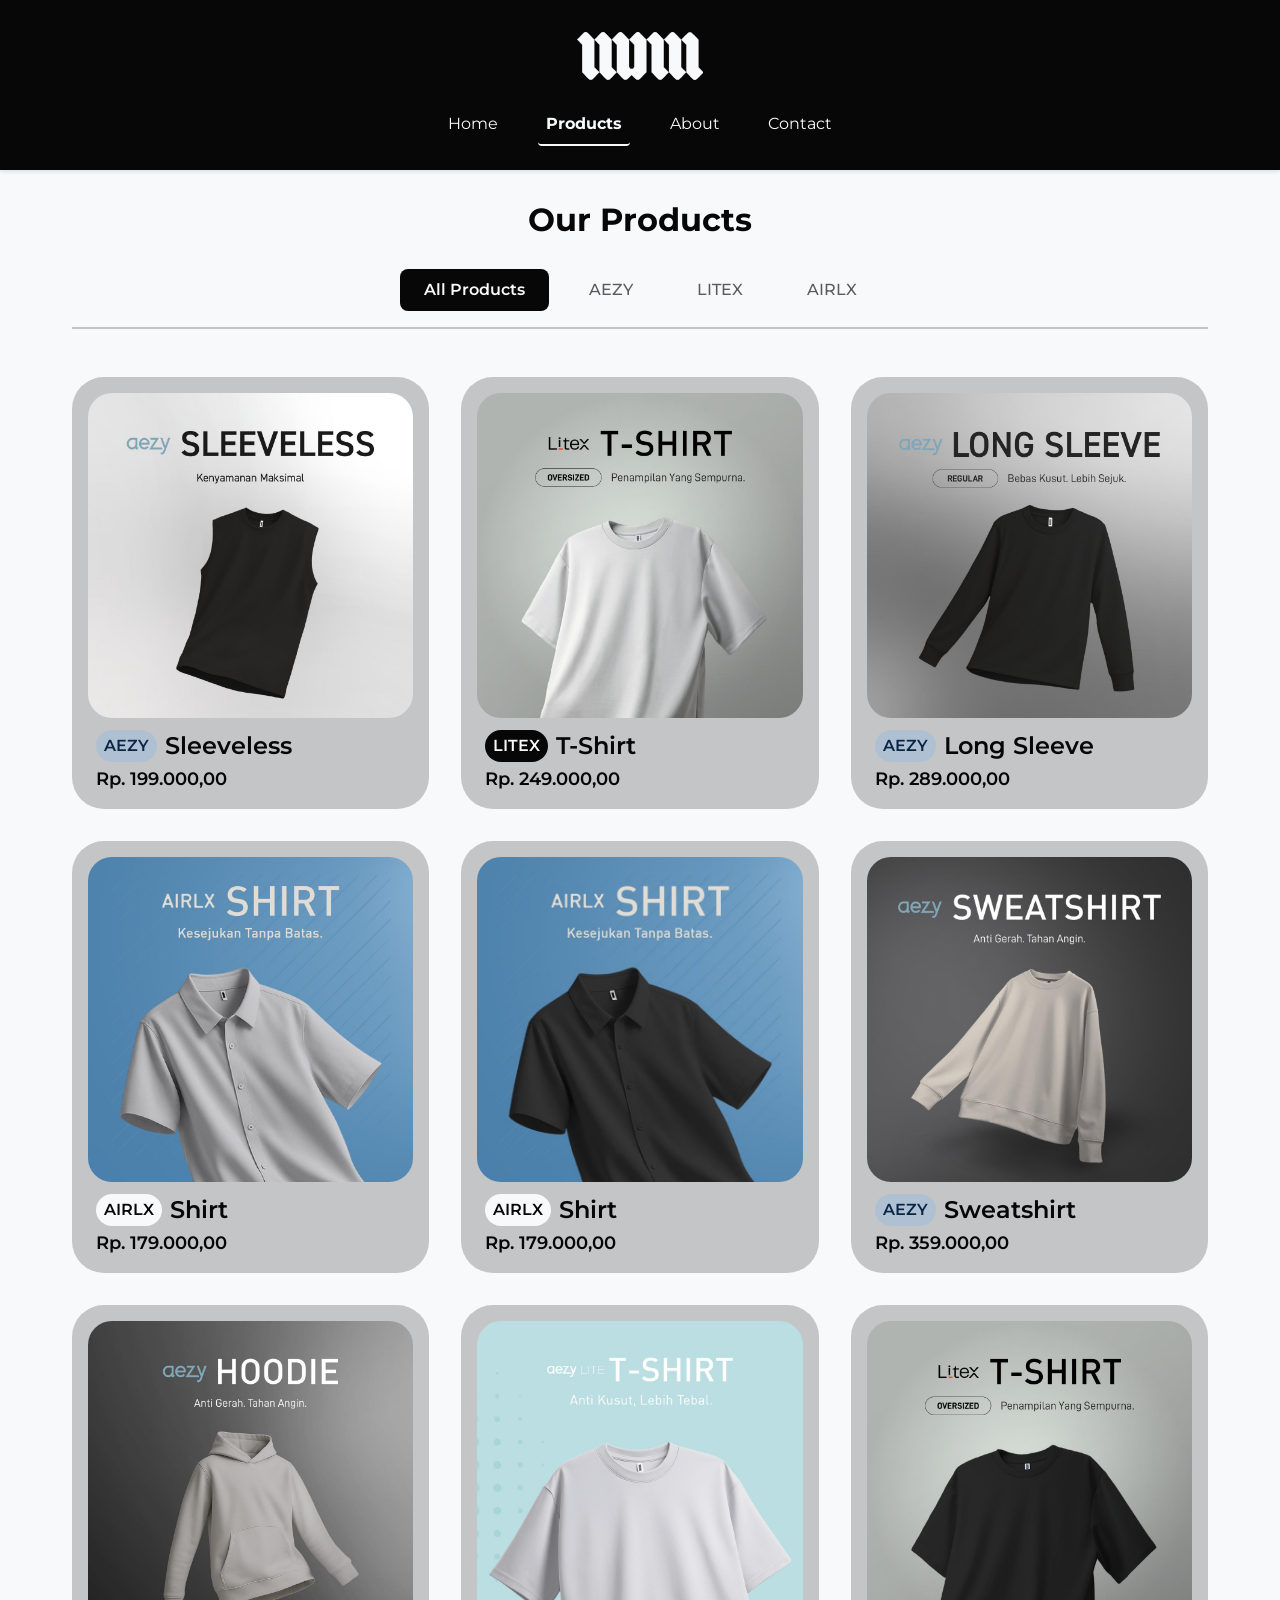
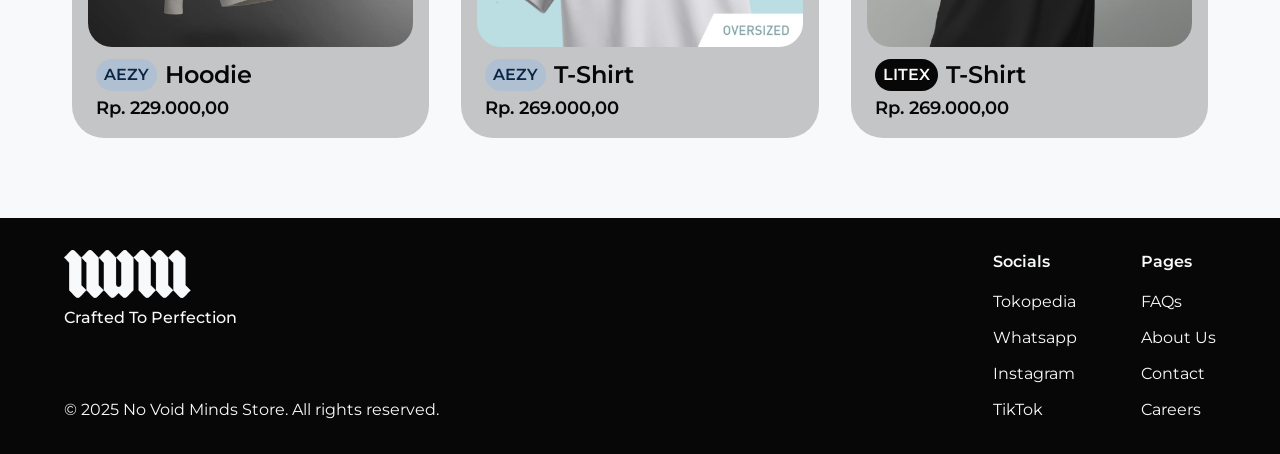
<file: pages/products.html>
<!DOCTYPE html>
<html lang="en">
  <head>
    <meta charset="UTF-8" />
    <meta name="viewport" content="width=device-width, initial-scale=1.0" />
    <link
      rel="icon"
      type="image/x-icon"
      href="../assets/logo/NoVoidMindsLogo-white.svg"
      media="(prefers-color-scheme: dark)" />
    <link
      rel="icon"
      type="image/x-icon"
      href="../assets/logo/NoVoidMindsLogo-black.svg"
      media="(prefers-color-scheme: light)" />
    <title>Products - No Void Minds</title>
    <link rel="stylesheet" href="./products.css" />
  </head>
  <body>
    <header>
      <nav class="navbar">
        <a href="../index.html" class="navbar-logo">
          <svg
            class="logo"
            xmlns="http://www.w3.org/2000/svg"
            id="Layer_3"
            data-name="Layer 3"
            viewBox="104 262.98 511.99 194.03">
            <g>
              <path
                d="M159.68,456.5c-4.96,0-10.11-5.36-20.39-16.04-3.82-3.97-8.56-8.89-14.23-14.5v-111.81s-20.35-20.35-20.35-20.35c5.68-5.61,10.42-10.54,14.24-14.51,10.13-10.53,15.21-15.82,20.14-15.82s10.11,5.36,20.39,16.03c3.82,3.97,8.56,8.9,14.23,14.5v111.81l20.35,20.35c-5.68,5.61-10.42,10.54-14.24,14.51-10.13,10.53-15.21,15.82-20.14,15.82h0Z" />
              <path
                d="M139.09,263.98c4.74,0,9.85,5.31,20.03,15.88,3.79,3.93,8.48,8.81,14.09,14.36v111.81l.29.29,19.85,19.85c-5.53,5.47-10.15,10.27-13.89,14.16-10.03,10.43-15.06,15.67-19.78,15.67s-9.85-5.31-20.02-15.88c-3.79-3.93-8.48-8.81-14.09-14.36v-111.81l-.29-.29-19.85-19.85c5.53-5.47,10.15-10.27,13.89-14.16,10.03-10.43,15.06-15.67,19.78-15.67M139.09,262.98c-7.15,0-14.26,10.3-35.09,30.82l20.56,20.56v111.81h0c20.82,20.57,27.98,30.82,35.11,30.82s14.26-10.3,35.09-30.82l-20.56-20.56v-111.81c-20.82-20.57-27.98-30.82-35.11-30.82h0Z" />
            </g>
            <g>
              <path
                d="M229.88,456.51c-4.96,0-10.11-5.36-20.39-16.04-3.82-3.97-8.56-8.89-14.23-14.5v-111.81s-20.35-20.35-20.35-20.35c5.68-5.61,10.42-10.54,14.24-14.51,10.13-10.53,15.21-15.82,20.14-15.82s10.11,5.36,20.39,16.03c3.82,3.97,8.56,8.9,14.23,14.5v111.81l20.35,20.35c-5.68,5.61-10.42,10.54-14.24,14.51-10.13,10.53-15.21,15.82-20.14,15.82h0Z" />
              <path
                d="M209.29,263.98c4.74,0,9.85,5.31,20.03,15.88,3.79,3.93,8.48,8.81,14.09,14.36v111.81l.29.29,19.85,19.85c-5.53,5.47-10.15,10.27-13.89,14.16-10.03,10.43-15.06,15.67-19.78,15.67s-9.85-5.31-20.03-15.88c-3.79-3.93-8.48-8.81-14.09-14.36v-111.81l-.29-.29-19.85-19.85c5.53-5.47,10.15-10.27,13.89-14.16,10.03-10.43,15.06-15.67,19.78-15.67M209.29,262.98c-7.15,0-14.26,10.3-35.09,30.82l20.56,20.56v111.81h0c20.82,20.57,27.98,30.82,35.11,30.82s14.26-10.3,35.09-30.82l-20.56-20.56v-111.81c-20.82-20.57-27.98-30.82-35.11-30.82h0Z" />
            </g>
            <g>
              <path
                d="M300.08,456.5c-4.96,0-10.11-5.36-20.39-16.03-3.82-3.97-8.56-8.9-14.23-14.5v-111.81s-20.35-20.35-20.35-20.35c5.68-5.61,10.42-10.54,14.24-14.51,10.13-10.53,15.21-15.82,20.14-15.82s10.11,5.36,20.39,16.03c3.82,3.97,8.56,8.9,14.23,14.5v107.69c0,2.66,1.04,5.16,2.92,7.04l.83.83c1.88,1.88,4.38,2.92,7.04,2.92s5.16-1.04,7.04-2.92l.83-.83c1.88-1.88,2.92-4.38,2.92-7.04v-87.54l-20.35-20.35c5.68-5.61,10.41-10.53,14.22-14.5,10.14-10.54,15.22-15.83,20.16-15.83,2.75,0,5.63,1.61,9.96,5.56,2.84,2.59,6.19,6.07,10.43,10.48,3.82,3.97,8.56,8.89,14.23,14.5v131.96c-6.92,6.63-12.26,12.29-16.56,16.83-8.33,8.81-12.92,13.66-17.63,13.66-5.45,0-11.47-6.23-24.67-19.88l-.64-.66-.36.37c-1.5,1.55-2.9,3.01-4.22,4.38-10.13,10.53-15.21,15.82-20.14,15.82Z" />
              <path
                d="M279.49,262.98v1c4.75,0,9.85,5.31,20.03,15.88,3.79,3.93,8.48,8.81,14.09,14.36v107.48c0,2.79,1.09,5.42,3.06,7.39l.83.83c1.97,1.97,4.6,3.06,7.39,3.06s5.42-1.09,7.39-3.06l.83-.83c1.97-1.97,3.06-4.6,3.06-7.39v-87.75l-.29-.29-19.85-19.85c5.52-5.47,10.14-10.26,13.88-14.15,10.04-10.44,15.07-15.67,19.79-15.67,2.61,0,5.4,1.57,9.62,5.43,2.83,2.58,6.18,6.06,10.41,10.46,3.79,3.93,8.48,8.81,14.09,14.36v131.53c-6.85,6.58-12.15,12.19-16.43,16.7-8.24,8.71-12.77,13.51-17.27,13.51-5.24,0-11.61-6.59-24.31-19.72l-.28-.29-.72-.74-.72.74c-1.5,1.55-2.91,3.01-4.23,4.38-10.03,10.43-15.06,15.67-19.78,15.67s-9.85-5.31-20.03-15.88c-3.79-3.93-8.48-8.81-14.09-14.36v-111.81l-.29-.29-19.85-19.85c5.53-5.47,10.15-10.28,13.89-14.17,10.03-10.43,15.06-15.66,19.78-15.66v-1M279.5,262.98c-7.15,0-14.26,10.3-35.09,30.82l20.56,20.56v111.81h0c20.82,20.57,27.98,30.82,35.11,30.82,5.81,0,11.59-6.8,24.73-20.35,13.41,13.87,19.61,20.32,25.31,20.32,7.44,0,14.03-10.98,34.7-30.78h0v-132.38c-11.88-11.73-19.3-20.1-24.82-25.13-4.16-3.79-7.23-5.69-10.29-5.69-7.15,0-14.27,10.29-35.09,30.82l20.56,20.56v87.34c0,2.51-1,4.91-2.77,6.69l-.83.83c-1.85,1.85-4.27,2.77-6.69,2.77s-4.84-.92-6.69-2.77l-.83-.83c-1.77-1.77-2.77-4.18-2.77-6.69v-107.9c-20.82-20.57-27.98-30.82-35.11-30.82h0Z" />
            </g>
            <g>
              <path
                d="M440.49,456.5c-4.96,0-10.11-5.36-20.39-16.04-3.82-3.97-8.56-8.89-14.23-14.5v-111.81s-20.35-20.35-20.35-20.35c5.68-5.61,10.42-10.54,14.24-14.51,10.13-10.53,15.21-15.82,20.14-15.82s10.11,5.36,20.38,16.03c3.82,3.97,8.56,8.9,14.23,14.5v111.81l20.35,20.35c-5.68,5.61-10.42,10.54-14.24,14.51-10.13,10.53-15.21,15.82-20.14,15.82h0Z" />
              <path
                d="M419.91,263.98c4.74,0,9.85,5.31,20.03,15.88,3.79,3.93,8.48,8.81,14.09,14.36v111.81l.29.29,19.85,19.85c-5.53,5.47-10.15,10.27-13.89,14.16-10.03,10.43-15.06,15.67-19.78,15.67s-9.85-5.31-20.03-15.88c-3.79-3.93-8.48-8.81-14.09-14.36v-111.81l-.29-.29-19.85-19.85c5.53-5.47,10.15-10.27,13.89-14.16,10.03-10.43,15.06-15.67,19.78-15.67M419.91,262.98c-7.15,0-14.26,10.3-35.09,30.82l20.56,20.56v111.81h0c20.82,20.57,27.98,30.82,35.11,30.82s14.26-10.3,35.09-30.82l-20.56-20.56v-111.81c-20.82-20.57-27.98-30.82-35.11-30.82h0Z" />
            </g>
            <g>
              <path
                d="M510.7,456.5c-4.96,0-10.11-5.36-20.39-16.04-3.82-3.97-8.56-8.89-14.23-14.5v-111.81l-20.35-20.35c5.68-5.61,10.42-10.54,14.24-14.51,10.13-10.53,15.21-15.82,20.14-15.82s10.11,5.36,20.39,16.03c3.82,3.97,8.56,8.9,14.23,14.5v111.81l20.35,20.35c-5.68,5.61-10.42,10.54-14.24,14.51-10.13,10.53-15.21,15.82-20.14,15.82h0Z" />
              <path
                d="M490.11,263.98c4.74,0,9.85,5.31,20.03,15.88,3.79,3.93,8.48,8.81,14.09,14.36v111.81l.29.29,19.85,19.85c-5.53,5.47-10.15,10.27-13.89,14.16-10.03,10.43-15.06,15.67-19.78,15.67s-9.85-5.31-20.03-15.88c-3.79-3.93-8.48-8.81-14.09-14.36v-111.81l-.29-.29-19.85-19.85c5.53-5.47,10.15-10.27,13.89-14.16,10.03-10.43,15.06-15.67,19.78-15.67M490.11,262.98c-7.15,0-14.26,10.3-35.09,30.82l20.56,20.56v111.81h0c20.82,20.57,27.98,30.82,35.11,30.82s14.26-10.3,35.09-30.82l-20.56-20.56v-111.81c-20.82-20.57-27.98-30.82-35.11-30.82h0Z" />
            </g>
            <g>
              <path
                d="M580.91,456.52c-4.96,0-10.11-5.36-20.39-16.04-3.82-3.97-8.56-8.89-14.23-14.5v-111.81l-20.35-20.35c5.68-5.61,10.42-10.54,14.24-14.51,10.13-10.53,15.21-15.82,20.14-15.82s10.11,5.36,20.39,16.03c3.82,3.97,8.56,8.9,14.23,14.5v111.81l20.35,20.35c-5.68,5.61-10.42,10.54-14.24,14.51-10.13,10.53-15.21,15.82-20.14,15.82h0Z" />
              <path
                d="M560.32,264c4.74,0,9.85,5.31,20.03,15.88,3.79,3.93,8.48,8.81,14.09,14.36v111.81l.29.29,19.85,19.85c-5.53,5.47-10.15,10.27-13.89,14.16-10.03,10.43-15.06,15.67-19.78,15.67s-9.85-5.31-20.03-15.88c-3.79-3.93-8.48-8.81-14.09-14.36v-111.81l-.29-.29-19.85-19.85c5.53-5.47,10.15-10.27,13.89-14.16,10.03-10.43,15.06-15.67,19.78-15.67M560.32,263c-7.15,0-14.26,10.3-35.09,30.82l20.56,20.56v111.81h0c20.82,20.57,27.98,30.82,35.11,30.82s14.26-10.3,35.09-30.82l-20.56-20.56v-111.81c-20.82-20.57-27.98-30.82-35.11-30.82h0Z" />
            </g>
          </svg>
        </a>
        <ul class="navbar-menu">
          <li class="navbar-item"><a href="../index.html">Home</a></li>
          <li class="navbar-item active"><a href="products.html">Products</a></li>
          <li class="navbar-item"><a href="about.html">About</a></li>
          <li class="navbar-item"><a href="contact.html">Contact</a></li>
        </ul>
      </nav>
    </header>

    <main>
      <h1>Our Products</h1>

      <div class="tabs-container">
        <div class="tabs">
          <button class="tab-button active" data-tab="all">All Products</button>
          <button class="tab-button" data-tab="aezy">AEZY</button>
          <button class="tab-button" data-tab="litex">LITEX</button>
          <button class="tab-button" data-tab="airlx">AIRLX</button>
        </div>
        
        <div class="tab-content">
          <div class="tab-pane active" id="all">
            <div class="product-grid">
              <div class="product-card" data-brand="aezy">
                <img class="product-image" src="../assets/product/585f803dcfb44114a87195d2b69c3df6~.jpeg.jpeg" alt="AEZY Sleeveless top" />
                <div class="product-info">
                  <div class="product-title">
                    <div class="title-badge aezy">AEZY</div>
                    <h2 class="title-name">Sleeveless</h2>
                  </div>
                  <p class="product-price">Rp. 199.000,00</p>
                </div>
              </div>
              
              <div class="product-card" data-brand="litex">
                <img class="product-image" src="../assets/product/11a01106362045a2b9d6ac41f964ab71~.jpeg" alt="LITEX T-Shirt" />
                <div class="product-info">
                  <div class="product-title">
                    <div class="title-badge litex">LITEX</div>
                    <h2 class="title-name">T-Shirt</h2>
                  </div>
                  <p class="product-price">Rp. 249.000,00</p>
                </div>
              </div>
              
              <div class="product-card" data-brand="aezy">
                <img class="product-image" src="../assets/product/65dd7c6ecaca4b9eb0b106fdf62cbdc7~.jpeg" alt="AEZY Long Sleeve" />
                <div class="product-info">
                  <div class="product-title">
                    <div class="title-badge aezy">AEZY</div>
                    <h2 class="title-name">Long Sleeve</h2>
                  </div>
                  <p class="product-price">Rp. 289.000,00</p>
                </div>
              </div>
              
              <div class="product-card" data-brand="airlx">
                <img class="product-image" src="../assets/product/de7c1216fe384779b6b9ebbd90118c73~.jpeg" alt="AIRLX Shirt" />
                <div class="product-info">
                  <div class="product-title">
                    <div class="title-badge airlx">AIRLX</div>
                    <h2 class="title-name">Shirt</h2>
                  </div>
                  <p class="product-price">Rp. 179.000,00</p>
                </div>
              </div>

              <div class="product-card" data-brand="airlx">
                <img class="product-image" src="../assets/product/6400f745892441ee8b037316886525a7~.jpeg" alt="AIRLX Shirt" />
                <div class="product-info">
                  <div class="product-title">
                    <div class="title-badge airlx">AIRLX</div>
                    <h2 class="title-name">Shirt</h2>
                  </div>
                  <p class="product-price">Rp. 179.000,00</p>
                </div>
              </div>
              
              <div class="product-card" data-brand="aezy">
                <img class="product-image" src="../assets/product/939cc03aa9604f2ea059184e05ae0230~.jpeg" alt="AEZY Sweatshirt" />
                <div class="product-info">
                  <div class="product-title">
                    <div class="title-badge aezy">AEZY</div>
                    <h2 class="title-name">Sweatshirt</h2>
                  </div>
                  <p class="product-price">Rp. 359.000,00</p>
                </div>
              </div>
              
              <div class="product-card" data-brand="aezy">
                <img class="product-image" src="../assets/product/a68d8bd1bf32402083d6cbd13536f2aa~.jpeg" alt="AEZY Hoodie" />
                <div class="product-info">
                  <div class="product-title">
                    <div class="title-badge aezy">AEZY</div>
                    <h2 class="title-name">Hoodie</h2>
                  </div>
                  <p class="product-price">Rp. 229.000,00</p>
                </div>
              </div>
              
              <div class="product-card" data-brand="aezy">
                <img class="product-image" src="../assets/product/8d559b6cac3f41fcbf0a757206818c88~.jpeg" alt="AEZY T-Shirt" />
                <div class="product-info">
                  <div class="product-title">
                    <div class="title-badge aezy">AEZY</div>
                    <h2 class="title-name">T-Shirt</h2>
                  </div>
                  <p class="product-price">Rp. 269.000,00</p>
                </div>
              </div>

              <div class="product-card" data-brand="litex">
                <img class="product-image" src="../assets/product/cc9c47e423094158ad3faa5baa09a366~.jpeg" alt="LITEX T-Shirt" />
                <div class="product-info">
                  <div class="product-title">
                    <div class="title-badge litex">LITEX</div>
                    <h2 class="title-name">T-Shirt</h2>
                  </div>
                  <p class="product-price">Rp. 269.000,00</p>
                </div>
              </div>
            </div>
          </div>
          
          <div class="tab-pane" id="aezy">
            <div class="product-grid">
            </div>
          </div>
          
          <div class="tab-pane" id="litex">
            <div class="product-grid">
            </div>
          </div>
          
          <div class="tab-pane" id="airlx">
            <div class="product-grid">
            </div>
          </div>
        </div>
      </div>
      
    </main>

    <footer>
      <div class="footer-header">
        <div class="brands">
          <svg
            class="logo"
            xmlns="http://www.w3.org/2000/svg"
            id="Layer_3"
            data-name="Layer 3"
            viewBox="104 262.98 511.99 194.03">
            <g>
              <path
                d="M159.68,456.5c-4.96,0-10.11-5.36-20.39-16.04-3.82-3.97-8.56-8.89-14.23-14.5v-111.81s-20.35-20.35-20.35-20.35c5.68-5.61,10.42-10.54,14.24-14.51,10.13-10.53,15.21-15.82,20.14-15.82s10.11,5.36,20.39,16.03c3.82,3.97,8.56,8.9,14.23,14.5v111.81l20.35,20.35c-5.68,5.61-10.42,10.54-14.24,14.51-10.13,10.53-15.21,15.82-20.14,15.82h0Z" />
              <path
                d="M139.09,263.98c4.74,0,9.85,5.31,20.03,15.88,3.79,3.93,8.48,8.81,14.09,14.36v111.81l.29.29,19.85,19.85c-5.53,5.47-10.15,10.27-13.89,14.16-10.03,10.43-15.06,15.67-19.78,15.67s-9.85-5.31-20.02-15.88c-3.79-3.93-8.48-8.81-14.09-14.36v-111.81l-.29-.29-19.85-19.85c5.53-5.47,10.15-10.27,13.89-14.16,10.03-10.43,15.06-15.67,19.78-15.67M139.09,262.98c-7.15,0-14.26,10.3-35.09,30.82l20.56,20.56v111.81h0c20.82,20.57,27.98,30.82,35.11,30.82s14.26-10.3,35.09-30.82l-20.56-20.56v-111.81c-20.82-20.57-27.98-30.82-35.11-30.82h0Z" />
            </g>
            <g>
              <path
                d="M229.88,456.51c-4.96,0-10.11-5.36-20.39-16.04-3.82-3.97-8.56-8.89-14.23-14.5v-111.81s-20.35-20.35-20.35-20.35c5.68-5.61,10.42-10.54,14.24-14.51,10.13-10.53,15.21-15.82,20.14-15.82s10.11,5.36,20.39,16.03c3.82,3.97,8.56,8.9,14.23,14.5v111.81l20.35,20.35c-5.68,5.61-10.42,10.54-14.24,14.51-10.13,10.53-15.21,15.82-20.14,15.82h0Z" />
              <path
                d="M209.29,263.98c4.74,0,9.85,5.31,20.03,15.88,3.79,3.93,8.48,8.81,14.09,14.36v111.81l.29.29,19.85,19.85c-5.53,5.47-10.15,10.27-13.89,14.16-10.03,10.43-15.06,15.67-19.78,15.67s-9.85-5.31-20.03-15.88c-3.79-3.93-8.48-8.81-14.09-14.36v-111.81l-.29-.29-19.85-19.85c5.53-5.47,10.15-10.27,13.89-14.16,10.03-10.43,15.06-15.67,19.78-15.67M209.29,262.98c-7.15,0-14.26,10.3-35.09,30.82l20.56,20.56v111.81h0c20.82,20.57,27.98,30.82,35.11,30.82s14.26-10.3,35.09-30.82l-20.56-20.56v-111.81c-20.82-20.57-27.98-30.82-35.11-30.82h0Z" />
            </g>
            <g>
              <path
                d="M300.08,456.5c-4.96,0-10.11-5.36-20.39-16.03-3.82-3.97-8.56-8.9-14.23-14.5v-111.81s-20.35-20.35-20.35-20.35c5.68-5.61,10.42-10.54,14.24-14.51,10.13-10.53,15.21-15.82,20.14-15.82s10.11,5.36,20.39,16.03c3.82,3.97,8.56,8.9,14.23,14.5v107.69c0,2.66,1.04,5.16,2.92,7.04l.83.83c1.88,1.88,4.38,2.92,7.04,2.92s5.16-1.04,7.04-2.92l.83-.83c1.88-1.88,2.92-4.38,2.92-7.04v-87.54l-20.35-20.35c5.68-5.61,10.41-10.53,14.22-14.5,10.14-10.54,15.22-15.83,20.16-15.83,2.75,0,5.63,1.61,9.96,5.56,2.84,2.59,6.19,6.07,10.43,10.48,3.82,3.97,8.56,8.89,14.23,14.5v131.96c-6.92,6.63-12.26,12.29-16.56,16.83-8.33,8.81-12.92,13.66-17.63,13.66-5.45,0-11.47-6.23-24.67-19.88l-.64-.66-.36.37c-1.5,1.55-2.9,3.01-4.22,4.38-10.13,10.53-15.21,15.82-20.14,15.82Z" />
              <path
                d="M279.49,262.98v1c4.75,0,9.85,5.31,20.03,15.88,3.79,3.93,8.48,8.81,14.09,14.36v107.48c0,2.79,1.09,5.42,3.06,7.39l.83.83c1.97,1.97,4.6,3.06,7.39,3.06s5.42-1.09,7.39-3.06l.83-.83c1.97-1.97,3.06-4.6,3.06-7.39v-87.75l-.29-.29-19.85-19.85c5.52-5.47,10.14-10.26,13.88-14.15,10.04-10.44,15.07-15.67,19.79-15.67,2.61,0,5.4,1.57,9.62,5.43,2.83,2.58,6.18,6.06,10.41,10.46,3.79,3.93,8.48,8.81,14.09,14.36v131.53c-6.85,6.58-12.15,12.19-16.43,16.7-8.24,8.71-12.77,13.51-17.27,13.51-5.24,0-11.61-6.59-24.31-19.72l-.28-.29-.72-.74-.72.74c-1.5,1.55-2.91,3.01-4.23,4.38-10.03,10.43-15.06,15.67-19.78,15.67s-9.85-5.31-20.03-15.88c-3.79-3.93-8.48-8.81-14.09-14.36v-111.81l-.29-.29-19.85-19.85c5.53-5.47,10.15-10.28,13.89-14.17,10.03-10.43,15.06-15.66,19.78-15.66v-1M279.5,262.98c-7.15,0-14.26,10.3-35.09,30.82l20.56,20.56v111.81h0c20.82,20.57,27.98,30.82,35.11,30.82,5.81,0,11.59-6.8,24.73-20.35,13.41,13.87,19.61,20.32,25.31,20.32,7.44,0,14.03-10.98,34.7-30.78h0v-132.38c-11.88-11.73-19.3-20.1-24.82-25.13-4.16-3.79-7.23-5.69-10.29-5.69-7.15,0-14.27,10.29-35.09,30.82l20.56,20.56v87.34c0,2.51-1,4.91-2.77,6.69l-.83.83c-1.85,1.85-4.27,2.77-6.69,2.77s-4.84-.92-6.69-2.77l-.83-.83c-1.77-1.77-2.77-4.18-2.77-6.69v-107.9c-20.82-20.57-27.98-30.82-35.11-30.82h0Z" />
            </g>
            <g>
              <path
                d="M440.49,456.5c-4.96,0-10.11-5.36-20.39-16.04-3.82-3.97-8.56-8.89-14.23-14.5v-111.81s-20.35-20.35-20.35-20.35c5.68-5.61,10.42-10.54,14.24-14.51,10.13-10.53,15.21-15.82,20.14-15.82s10.11,5.36,20.38,16.03c3.82,3.97,8.56,8.9,14.23,14.5v111.81l20.35,20.35c-5.68,5.61-10.42,10.54-14.24,14.51-10.13,10.53-15.21,15.82-20.14,15.82h0Z" />
              <path
                d="M419.91,263.98c4.74,0,9.85,5.31,20.03,15.88,3.79,3.93,8.48,8.81,14.09,14.36v111.81l.29.29,19.85,19.85c-5.53,5.47-10.15,10.27-13.89,14.16-10.03,10.43-15.06,15.67-19.78,15.67s-9.85-5.31-20.03-15.88c-3.79-3.93-8.48-8.81-14.09-14.36v-111.81l-.29-.29-19.85-19.85c5.53-5.47,10.15-10.27,13.89-14.16,10.03-10.43,15.06-15.67,19.78-15.67M419.91,262.98c-7.15,0-14.26,10.3-35.09,30.82l20.56,20.56v111.81h0c20.82,20.57,27.98,30.82,35.11,30.82s14.26-10.3,35.09-30.82l-20.56-20.56v-111.81c-20.82-20.57-27.98-30.82-35.11-30.82h0Z" />
            </g>
            <g>
              <path
                d="M510.7,456.5c-4.96,0-10.11-5.36-20.39-16.04-3.82-3.97-8.56-8.89-14.23-14.5v-111.81l-20.35-20.35c5.68-5.61,10.42-10.54,14.24-14.51,10.13-10.53,15.21-15.82,20.14-15.82s10.11,5.36,20.39,16.03c3.82,3.97,8.56,8.9,14.23,14.5v111.81l20.35,20.35c-5.68,5.61-10.42,10.54-14.24,14.51-10.13,10.53-15.21,15.82-20.14,15.82h0Z" />
              <path
                d="M490.11,263.98c4.74,0,9.85,5.31,20.03,15.88,3.79,3.93,8.48,8.81,14.09,14.36v111.81l.29.29,19.85,19.85c-5.53,5.47-10.15,10.27-13.89,14.16-10.03,10.43-15.06,15.67-19.78,15.67s-9.85-5.31-20.03-15.88c-3.79-3.93-8.48-8.81-14.09-14.36v-111.81l-.29-.29-19.85-19.85c5.53-5.47,10.15-10.27,13.89-14.16,10.03-10.43,15.06-15.67,19.78-15.67M490.11,262.98c-7.15,0-14.26,10.3-35.09,30.82l20.56,20.56v111.81h0c20.82,20.57,27.98,30.82,35.11,30.82s14.26-10.3,35.09-30.82l-20.56-20.56v-111.81c-20.82-20.57-27.98-30.82-35.11-30.82h0Z" />
            </g>
            <g>
              <path
                d="M580.91,456.52c-4.96,0-10.11-5.36-20.39-16.04-3.82-3.97-8.56-8.89-14.23-14.5v-111.81l-20.35-20.35c5.68-5.61,10.42-10.54,14.24-14.51,10.13-10.53,15.21-15.82,20.14-15.82s10.11,5.36,20.39,16.03c3.82,3.97,8.56,8.9,14.23,14.5v111.81l20.35,20.35c-5.68,5.61-10.42,10.54-14.24,14.51-10.13,10.53-15.21,15.82-20.14,15.82h0Z" />
              <path
                d="M560.32,264c4.74,0,9.85,5.31,20.03,15.88,3.79,3.93,8.48,8.81,14.09,14.36v111.81l.29.29,19.85,19.85c-5.53,5.47-10.15,10.27-13.89,14.16-10.03,10.43-15.06,15.67-19.78,15.67s-9.85-5.31-20.03-15.88c-3.79-3.93-8.48-8.81-14.09-14.36v-111.81l-.29-.29-19.85-19.85c5.53-5.47,10.15-10.27,13.89-14.16,10.03-10.43,15.06-15.67,19.78-15.67M560.32,263c-7.15,0-14.26,10.3-35.09,30.82l20.56,20.56v111.81h0c20.82,20.57,27.98,30.82,35.11,30.82s14.26-10.3,35.09-30.82l-20.56-20.56v-111.81c-20.82-20.57-27.98-30.82-35.11-30.82h0Z" />
            </g>
          </svg>
          <p class="motto">Crafted To Perfection</p>
        </div>
        <p class="copyright">
          &copy; 2025 No Void Minds Store. All rights reserved.
        </p>
      </div>
      <div class="footer-links">
        <div class="sns-links">
          <p class="footer-title">Socials</p>
          <div class="links">
            <a href="https://www.tokopedia.com/novoidminds" class="sns-link">Tokopedia</a>
            <a href="https://api.whatsapp.com/send?phone=6282111228700" class="sns-link">Whatsapp</a>
            <a href="https://www.instagram.com/novoidminds" class="sns-link">Instagram</a>
            <a href="https://www.tiktok.com/@novoidminds" class="sns-link">TikTok</a>
          </div>
        </div>
        <div class="page-links">
          <p class="footer-title">Pages</p>
          <div class="links">
            <a href="" class="sns-link">FAQs</a>
            <a href="./about.html" class="sns-link">About Us</a>
            <a href="./contact.html" class="sns-link">Contact</a>
            <a href="https://glints.com/id/companies/no-void-minds/40e0fadf-6538-4866-b951-f632643ce88d" class="sns-link">Careers</a>
          </div>
        </div>
      </div>
    </footer>
    <script src="./products.js"></script>
  </body>
</html>
</file>
<file: index.css>
@import url("https://fonts.googleapis.com/css2?family=Montserrat:ital,wght@0,100..900;1,100..900&display=swap");
@import url("https://fonts.googleapis.com/css2?family=Inter:ital,opsz,wght@0,14..32,100..900;1,14..32,100..900&display=swap");

/* COLOR PALETTE */
:root {
  --blue-900: #0b2545;
  --blue-700: #0f335d;
  --blue-600: #11395e;
  --blue-500: #134074;
  --blue-300: #6886a8;
  --blue-100: #b0c0d3;
  --green-900: #5e6e3b;
  --green-700: #7f8f54;
  --green-500: #adc178;
  --green-300: #d3ddb9;
  --green-100: #e9f0d4;
  --gray-900: #080708;
  --gray-700: #595C5E;
  --gray-500: #8E9092;
  --gray-300: #C3C5C6;
  --gray-100: #f8f9fa;
}


/* CSS RESET */
*,
*::before,
*::after {
  box-sizing: border-box;
}

html {
  -moz-text-size-adjust: none;
  -webkit-text-size-adjust: none;
  text-size-adjust: none;
}

body,
h1,
h2,
h3,
h4,
p,
figure,
blockquote,
dl,
dd {
  margin-block-end: 0;
}

ul[role="list"],
ol[role="list"] {
  list-style: none;
}

body {
  min-height: 100vh;
  line-height: 1.5;
}

h1,
h2,
h3,
h4,
button,
input,
label {
  line-height: 1.1;
}

h1,
h2,
h3,
h4 {
  text-wrap: balance;
}

a:not([class]) {
  text-decoration-skip-ink: auto;
  color: currentColor;
}

img,
picture {
  max-width: 100%;
  display: block;
}

input,
button,
textarea,
select {
  font-family: inherit;
  font-size: inherit;
}

textarea:not([rows]) {
  min-height: 10em;
}

:target {
  scroll-margin-block: 5ex;
}


/* GLOBAL */
* {
  margin: 0;
  padding: 0;
  box-sizing: border-box;
  font-family: "Montserrat", "Inter", Arial, Helvetica, sans-serif;
}

body {
  background-color: var(--gray-100);
  color: var(--gray-900);
  line-height: 1.5;
  display: flex;
  flex-direction: column;
  min-height: 100vh;
}


/* HEADER NAVBAR CSS */
header {
  display: flex;
  flex-direction: column;
  align-items: center;
  align-self: stretch;
  position: sticky;
  top: 0;
  z-index: 100;
  box-shadow: 0 2px 4px rgba(0, 0, 0, 0.1);
}

.navbar {
  background-color: var(--gray-900);
  padding: 1.5rem 0;
  display: flex;
  flex-direction: column;
  justify-content: center;
  align-items: center;
  gap: 1rem;
  align-self: stretch;
  width: 100%;
}

.logo {
  width: auto;
  height: 3rem;
  fill: var(--gray-100);
  transition: fill 0.3s ease-in-out;
}

.navbar-logo {
  text-decoration: none;
  display: flex;
  justify-content: center;
  align-items: center;
  padding: 0.5rem;
  border-radius: 0.5rem;
  transition: transform 0.3s ease-in-out;
}

.navbar-logo:hover {
  transform: scale(1.05);
}

.navbar-logo:hover .logo {
  filter: drop-shadow(0 0 10px var(--gray-500)) drop-shadow(0 0 20px var(--gray-700));
}

.navbar-menu {
  list-style: none;
  display: flex;
  gap: 2rem;
  margin: 0;
  padding: 0;
}

.navbar-menu {
  font-size: 1rem;
  align-items: center;
  font-weight: 400;
}

.navbar-item {
  position: relative;
}

.navbar-item a {
  text-decoration: none;
  color: var(--gray-100);
  padding: 0.5rem;
  border-radius: 0.25rem;
  display: block;
  transition: all 0.3s ease-in-out;
  position: relative;
  border-bottom: 2px solid transparent;
}

.navbar-item a:hover {
  border-bottom-color: var(--gray-100);
  transform: translateY(-2px);
  color: var(--gray-100);
}

.active a {
  font-weight: 700;
  border-bottom-color: var(--gray-100);
  color: var(--gray-100);
}

.active a:hover {
  border-bottom-color: var(--gray-100);
}


/* MAIN CONTENT CSS */
main {
  display: flex;
  flex-direction: column;
  flex-grow: 1;
  align-items: center;
  align-self: stretch;
}

/* HERO SECTION */
.hero {
  position: relative;
  width: 100%;
  height: auto;
  overflow: hidden;
}

.hero img {
  width: 100%;
  height: auto;
  object-fit: cover;
}

.hero .track {
  display: flex;
  width: 100%;
  transition: transform 500ms ease;
}

.hero .slide {
  flex: 0 0 100%;
  width: 100%;
}

.hero .slide img {
  width: 100%;
  height: 100%;
  display: block;
  object-fit: cover;
  aspect-ratio: 16 / 9;
}

.hero .left,
.hero .right {
  position: absolute;
  top: 50%;
  transform: translateY(-50%);
  width: 44px;
  height: 44px;
  border-radius: 999px;
  border: none;
  background: color-mix(in srgb, #000 40%, transparent);
  color: #fff;
  display: grid;
  place-items: center;
  cursor: pointer;
  transition: all 0.3s ease-in-out;
}

.hero .left {
  left: 12px;
}

.hero .right {
  right: 12px;
}

.hero .left:hover,
.hero .right:hover {
  background: color-mix(in srgb, #000 55%, transparent);
}

.hero .left:active {
  transform: translateY(-50%) scale(0.95);
}

.hero .right:active {
  transform: translateY(-50%) scale(0.95);
}

.hero .icon {
  width: 22px;
  height: 22px;
  cursor: pointer;
  transition: all 0.2s ease-in-out;
}

.hero .left:hover .icon,
.hero .right:hover .icon {
  transform: scale(1.2);
  filter: drop-shadow(0 0 12px rgba(255, 255, 255, 0.8)) drop-shadow(0 0 24px rgba(255, 255, 255, 0.4));
}

.hero .left:active .icon,
.hero .right:active .icon {
  transform: scale(1.1);
  filter: drop-shadow(0 0 8px rgba(255, 255, 255, 0.6));
}

.hero .dots {
  position: absolute;
  left: 50%;
  bottom: 12px;
  transform: translateX(-50%);
  display: flex;
  gap: 8px;
  align-items: center;
  justify-content: center;
}

.hero .dot {
  width: 8px;
  height: 8px;
  border-radius: 999px;
  border: none;
  background: rgba(255, 255, 255, 0.55);
  cursor: pointer;
  padding: 0;
}

.hero .dot.active {
  background: #fff;
  width: 18px;
}

@media (prefers-reduced-motion: reduce) {
  .hero .track {
    transition: none;
  }
}


/* NEW PRODUCTS SECTION */
.new-products {
  display: flex;
  flex-direction: column;
  justify-content: center;
  align-items: center;
  gap: 2rem;
  padding: 4rem 2rem;
  align-self: stretch;
  position: relative;
  overflow: hidden;
}

.new-products h1{
  font-size: 2rem;
  font-weight: 700;
  text-align: center;
  font-family: "Montserrat", "Inter", Arial, Helvetica, sans-serif;
}

.product-cards {
  display: flex;
  flex-direction: row;
  justify-content: center;
  align-items: center;
  gap: 2rem;
  align-self: stretch;
}

.product-card {
  background-color: var(--gray-300);
  border-radius: 2rem;
  display: flex;
  flex-direction: column;
  padding: 1rem;
  align-items: center;
  gap: 0.75rem;
}

.product-image {
  width: 24rem;
  height: auto;
  object-fit: cover;
  border-radius: 1.5rem;
}

.product-info {
  display: flex;
  flex-direction: column;
  padding: 0 0.5rem;
  align-items: flex-start;
  align-self: stretch;
  gap: 0.25rem;
}

.product-title {
  display: flex;
  align-items: center;
  gap: 0.5rem;
  align-self: stretch;
  font-weight: 600;
}

.title-badge {
  font-size: 1rem;
  display: flex;
  justify-content: center;
  align-items: center;
  padding: 0.25rem 0.5rem;
  background-color: var(--blue-100);
  border-radius: 1rem;
}

.title-name {
  font-size: 1.5rem;
  color: var(--gray-900);
  text-align: left;
}

.product-price {
  font-size: 1.25rem;
  font-weight: 500;
  text-align: left;
}

.new-products .view-more {
  display: flex;
  justify-content: center;
  align-items: center;
  padding: 0.75rem 1.5rem;
  background: var(--gray-900);
  color: var(--gray-100);
  font-size: 1rem;
  font-weight: 600;
  border: none;
  border-radius: 0.75rem;
  transition: all 0.3s ease;
  cursor: pointer;
}

.new-products .view-more:hover {
  background: var(--blue-700);
  transform: scale(1.05);
  filter: drop-shadow(0 0 16px rgba(19, 64, 116, 0.5));
}

.new-products .view-more:active {
  transform: scale(0.98);
  background: var(--blue-900);
}

.new-products .view-more:focus {
  outline: none;
  box-shadow: 0 0 0 2px var(--blue-300);
}

.left-gradient {
  position: absolute;
  top: 0;
  left: 0;
  width: 10%;
  height: 100%;
  background: linear-gradient(270deg, rgba(248, 249, 250, 0.00) 0%, #F8F9FA 89.9%);
  z-index: 1;
}

.right-gradient {
  position: absolute;
  top: 0;
  right: 0;
  width: 10%;
  height: 100%;
  background: linear-gradient(90deg, rgba(248, 249, 250, 0.00) 0%, #F8F9FA 89.9%);
  z-index: 1;
}

.aezy {
  background-color: var(--blue-100);
  color: var(--blue-900);
  font-weight: 600;
}

.litex {
  background-color: var(--gray-900);
  color: var(--gray-100);
  font-weight: 600;
}

.airlx {
  background-color: var(--gray-100);
  color: var(--gray-900);
  font-weight: 600;
}


/* SHOWCASE SECTION */
.showcase {
  display: flex;
  flex-direction: column;
  justify-content: center;
  align-items: center;
  gap: 2rem;
  padding: 6rem 2rem;
  align-self: stretch;
  background: linear-gradient(180deg, var(--gray-100) 0%, var(--gray-900) 95%);
  color: var(--gray-900);
}

.video {
  width: 64rem;
  height: 36rem;
}

/* FOOTER CSS */
footer {
  background-color: var(--gray-900);
  color: var(--gray-100);
  font-size: 1rem;
  font-weight: 400;
  display: flex;
  flex-direction: row;
  padding: 2rem 4rem;
  justify-content: space-between;
  align-self: stretch;
  height: auto;
}

.footer-header {
  display: flex;
  flex-direction: column;
  justify-content: space-between;
  align-items: flex-start;
  align-self: stretch;
}

.brands {
  display: flex;
  flex-direction: column;
  gap: 0.5rem;
  align-items: flex-start;
}

.motto {
  font-weight: 500;
}

.footer-links {
  display: flex;
  flex-direction: row;
  gap: 4rem;
}

.footer-title {
  font-weight: 600;
}

.page-links,
.sns-links {
  display: flex;
  flex-direction: column;
  gap: 1rem;
}

.links {
  display: flex;
  flex-direction: column;
  gap: 0.75rem;
}

.links a {
  text-decoration: none;
  color: var(--gray-100);
}
</file>
<file: pages/about.css>
@import url("https://fonts.googleapis.com/css2?family=Montserrat:ital,wght@0,100..900;1,100..900&display=swap");
@import url("https://fonts.googleapis.com/css2?family=Inter:ital,opsz,wght@0,14..32,100..900;1,14..32,100..900&display=swap");

/* COLOR PALETTE */
:root {
  --blue-900: #0b2545;
  --blue-700: #0f335d;
  --blue-600: #11395e;
  --blue-500: #134074;
  --blue-300: #6886a8;
  --blue-100: #b0c0d3;
  --green-900: #5e6e3b;
  --green-700: #7f8f54;
  --green-500: #adc178;
  --green-300: #d3ddb9;
  --green-100: #e9f0d4;
  --gray-900: #080708;
  --gray-700: #595C5E;
  --gray-500: #8E9092;
  --gray-300: #C3C5C6;
  --gray-100: #f8f9fa;
}

/* CSS RESET */
*,
*::before,
*::after {
  box-sizing: border-box;
}

html {
  -moz-text-size-adjust: none;
  -webkit-text-size-adjust: none;
  text-size-adjust: none;
}

body,
h1,
h2,
h3,
h4,
p,
figure,
blockquote,
dl,
dd {
  margin-block-end: 0;
}

ul[role="list"],
ol[role="list"] {
  list-style: none;
}

body {
  min-height: 100vh;
  line-height: 1.5;
}

h1,
h2,
h3,
h4,
button,
input,
label {
  line-height: 1.1;
}

h1,
h2,
h3,
h4 {
  text-wrap: balance;
}

a:not([class]) {
  text-decoration-skip-ink: auto;
  color: currentColor;
}

img,
picture {
  max-width: 100%;
  display: block;
}

input,
button,
textarea,
select {
  font-family: inherit;
  font-size: inherit;
}

textarea:not([rows]) {
  min-height: 10em;
}

:target {
  scroll-margin-block: 5ex;
}

/* GLOBAL */
* {
  margin: 0;
  padding: 0;
  box-sizing: border-box;
  font-family: "Montserrat", "Inter", Arial, Helvetica, sans-serif;
}

body {
  background-color: var(--gray-100);
  color: var(--gray-900);
  line-height: 1.6;
  display: flex;
  flex-direction: column;
  min-height: 100vh;
}

/* HEADER NAVBAR CSS */
header {
  display: flex;
  flex-direction: column;
  align-items: center;
  align-self: stretch;
  position: sticky;
  top: 0;
  z-index: 100;
  box-shadow: 0 2px 4px rgba(0, 0, 0, 0.1);
}

.navbar {
  background-color: var(--gray-900);
  padding: 1.5rem 0;
  display: flex;
  flex-direction: column;
  justify-content: center;
  align-items: center;
  gap: 1rem;
  align-self: stretch;
  width: 100%;
}

.logo {
  width: auto;
  height: 3rem;
  fill: var(--gray-100);
  transition: fill 0.3s ease-in-out;
}

.navbar-logo {
  text-decoration: none;
  display: flex;
  justify-content: center;
  align-items: center;
  padding: 0.5rem;
  border-radius: 0.5rem;
  transition: transform 0.3s ease-in-out;
}

.navbar-logo:hover {
  transform: scale(1.05);
}

.navbar-logo:hover .logo {
  filter: drop-shadow(0 0 10px var(--gray-500)) drop-shadow(0 0 20px var(--gray-700));
}

.navbar-menu {
  list-style: none;
  display: flex;
  gap: 2rem;
  margin: 0;
  padding: 0;
}

.navbar-menu {
  font-size: 1rem;
  align-items: center;
  font-weight: 400;
}

.navbar-item {
  position: relative;
}

.navbar-item a {
  text-decoration: none;
  color: var(--gray-100);
  padding: 0.5rem;
  border-radius: 0.25rem;
  display: block;
  transition: all 0.3s ease-in-out;
  position: relative;
  border-bottom: 2px solid transparent;
}

.navbar-item a:hover {
  border-bottom-color: var(--gray-100);
  transform: translateY(-2px);
  color: var(--gray-100);
}

.active a {
  font-weight: 700;
  border-bottom-color: var(--gray-100);
  color: var(--gray-100);
}

.active a:hover {
  border-bottom-color: var(--gray-100);
}

/* MAIN CONTENT CSS */
main {
  display: flex;
  flex-direction: column;
  flex-grow: 1;
  align-self: stretch;
}

.container {
  max-width: 1200px;
  margin: 0 auto;
  padding: 0 2rem;
}

/* HERO SECTION */
.hero-section {
  background: url(../assets/481337171_18293269024242282_7313233365187318242_n.jpg) no-repeat center center/cover;
  color: var(--gray-100);
  padding: 6rem 2rem;
  text-align: center;
}

.hero-content h1 {
  font-size: 3.5rem;
  font-weight: 700;
  margin-bottom: 1rem;
  font-family: "Montserrat", sans-serif;
}

.hero-subtitle {
  font-size: 1.5rem;
  font-weight: 300;
  opacity: 0.9;
  font-style: italic;
}

/* STORY SECTION */
.story-section {
  padding: 6rem 0;
  background-color: var(--gray-100);
}

.story-content h2 {
  font-size: 2.5rem;
  font-weight: 700;
  margin-bottom: 2rem;
  color: var(--gray-900);
  text-align: center;
}

.story-content p {
  font-size: 1.2rem;
  line-height: 1.8;
  margin-bottom: 1.5rem;
  color: var(--gray-700);
}



/* BRANDS SECTION */
.brands-section {
  padding: 6rem 0;
  background-color: var(--gray-100);
}

.brands-section h2 {
  font-size: 2.5rem;
  font-weight: 700;
  margin-bottom: 3rem;
  color: var(--gray-900);
  text-align: center;
}

.brands-grid {
  display: grid;
  grid-template-columns: repeat(auto-fit, minmax(350px, 1fr));
  gap: 2rem;
}

.brand-card {
  background: var(--gray-100);
  padding: 2.5rem;
  border-radius: 1.5rem;
  transition: all 0.3s ease;
}

.brand-card:hover {
  transform: translateY(-5px);
  box-shadow: 0 8px 30px rgba(0, 0, 0, 0.1);
}

.brand-badge {
  font-size: 1rem;
  display: inline-flex;
  justify-content: center;
  align-items: center;
  padding: 0.5rem 1rem;
  border-radius: 1rem;
  font-weight: 600;
  margin-bottom: 1.5rem;
}

.brand-badge.aezy {
  background-color: var(--blue-100);
  color: var(--blue-900);
}

.brand-badge.litex {
  background-color: var(--gray-900);
  color: var(--gray-100);
}

.brand-badge.airlx {
  background-color: var(--gray-300);
  color: var(--gray-900);
}

.brand-card h3 {
  font-size: 1.5rem;
  font-weight: 600;
  margin-bottom: 1rem;
  color: var(--gray-900);
}

.brand-card p {
  font-size: 1rem;
  line-height: 1.6;
  color: var(--gray-700);
}



/* CTA SECTION */
.cta-section {
  padding: 6rem 0;
  background-color: var(--blue-900);
  color: var(--gray-100);
  text-align: center;
}

.cta-content h2 {
  font-size: 2.5rem;
  font-weight: 700;
  margin-bottom: 1.5rem;
}

.cta-content p {
  font-size: 1.2rem;
  margin-bottom: 2.5rem;
  opacity: 0.9;
}

.cta-buttons {
  display: flex;
  gap: 1.5rem;
  justify-content: center;
  flex-wrap: wrap;
}

.btn-primary,
.btn-secondary {
  padding: 1rem 2rem;
  font-size: 1.1rem;
  font-weight: 600;
  text-decoration: none;
  border-radius: 0.75rem;
  transition: all 0.3s ease;
  display: inline-block;
}

.btn-primary {
  background: var(--gray-100);
  color: var(--blue-900);
}

.btn-primary:hover {
  background: var(--gray-100);
  transform: translateY(-2px);
  box-shadow: 0 8px 20px rgba(255, 255, 255, 0.3);
}

.btn-secondary {
  background: transparent;
  color: var(--gray-100);
  border: 2px solid var(--gray-100);
}

.btn-secondary:hover {
  background: var(--gray-100);
  color: var(--blue-900);
  transform: translateY(-2px);
}

/* FOOTER CSS */
footer {
  background-color: var(--gray-900);
  color: var(--gray-100);
  font-size: 1rem;
  font-weight: 400;
  display: flex;
  flex-direction: row;
  padding: 2rem 4rem;
  justify-content: space-between;
  align-self: stretch;
  height: auto;
}

.footer-header {
  display: flex;
  flex-direction: column;
  justify-content: space-between;
  align-items: flex-start;
  align-self: stretch;
}

.brands {
  display: flex;
  flex-direction: column;
  gap: 0.5rem;
  align-items: flex-start;
}

.motto {
  font-weight: 500;
}

.footer-links {
  display: flex;
  flex-direction: row;
  gap: 4rem;
}

.footer-title {
  font-weight: 600;
}

.page-links,
.sns-links {
  display: flex;
  flex-direction: column;
  gap: 1rem;
}

.links {
  display: flex;
  flex-direction: column;
  gap: 0.75rem;
}

.links a {
  text-decoration: none;
  color: var(--gray-100);
  transition: color 0.3s ease;
}

.links a:hover {
  color: var(--blue-300);
}

/* RESPONSIVE DESIGN */
@media (max-width: 768px) {
  .hero-content h1 {
    font-size: 2.5rem;
  }
  
  .hero-subtitle {
    font-size: 1.2rem;
  }
  
  .hero-section {
    padding: 4rem 1rem;
  }
  
  .story-section,
  .brands-section,
  .cta-section {
    padding: 4rem 0;
  }
  
  .container {
    padding: 0 1rem;
  }
  
  .story-content h2,
  .brands-section h2,
  .cta-content h2 {
    font-size: 2rem;
  }

  
  .cta-buttons {
    flex-direction: column;
    align-items: center;
  }
  
  .btn-primary,
  .btn-secondary {
    width: 100%;
    max-width: 300px;
  }
  
  .navbar-menu {
    flex-direction: column;
    gap: 1rem;
  }
  
  footer {
    flex-direction: column;
    gap: 2rem;
    padding: 2rem;
    text-align: center;
  }
  
  .footer-links {
    justify-content: center;
    gap: 2rem;
  }
}

@media (max-width: 480px) {
  .brands-grid {
    grid-template-columns: 1fr;
  }
  
  .brand-card {
    padding: 2rem;
  }
  
  .hero-content h1 {
    font-size: 2rem;
  }
}
</file>
<file: pages/contact.css>
@import url("https://fonts.googleapis.com/css2?family=Montserrat:ital,wght@0,100..900;1,100..900&display=swap");
@import url("https://fonts.googleapis.com/css2?family=Inter:ital,opsz,wght@0,14..32,100..900;1,14..32,100..900&display=swap");

/* COLOR PALETTE */
:root {
  --blue-900: #0b2545;
  --blue-700: #0f335d;
  --blue-600: #11395e;
  --blue-500: #134074;
  --blue-300: #6886a8;
  --blue-100: #b0c0d3;
  --green-900: #5e6e3b;
  --green-700: #7f8f54;
  --green-500: #adc178;
  --green-300: #d3ddb9;
  --green-100: #e9f0d4;
  --gray-900: #080708;
  --gray-700: #595C5E;
  --gray-500: #8E9092;
  --gray-300: #C3C5C6;
  --gray-100: #f8f9fa;
}


/* CSS RESET */
*,
*::before,
*::after {
  box-sizing: border-box;
}

html {
  -moz-text-size-adjust: none;
  -webkit-text-size-adjust: none;
  text-size-adjust: none;
}

body,
h1,
h2,
h3,
h4,
p,
figure,
blockquote,
dl,
dd {
  margin-block-end: 0;
}

ul[role="list"],
ol[role="list"] {
  list-style: none;
}

body {
  min-height: 100vh;
  line-height: 1.5;
}

h1,
h2,
h3,
h4,
button,
input,
label {
  line-height: 1.1;
}

h1,
h2,
h3,
h4 {
  text-wrap: balance;
}

a:not([class]) {
  text-decoration-skip-ink: auto;
  color: currentColor;
}

img,
picture {
  max-width: 100%;
  display: block;
}

input,
button,
textarea,
select {
  font-family: inherit;
  font-size: inherit;
}

textarea:not([rows]) {
  min-height: 10em;
}

:target {
  scroll-margin-block: 5ex;
}


/* GLOBAL */
* {
  margin: 0;
  padding: 0;
  box-sizing: border-box;
  font-family: "Montserrat", "Inter", Arial, Helvetica, sans-serif;
}

body {
  background-color: var(--gray-100);
  color: var(--gray-900);
  line-height: 1.5;
  display: flex;
  flex-direction: column;
  min-height: 100vh;
}


/* HEADER NAVBAR CSS */
header {
  display: flex;
  flex-direction: column;
  align-items: center;
  align-self: stretch;
  position: sticky;
  top: 0;
  z-index: 100;
  box-shadow: 0 2px 4px rgba(0, 0, 0, 0.1);
}

.navbar {
  background-color: var(--gray-900);
  padding: 1.5rem 0;
  display: flex;
  flex-direction: column;
  justify-content: center;
  align-items: center;
  gap: 1rem;
  align-self: stretch;
  width: 100%;
}

.logo {
  width: auto;
  height: 3rem;
  fill: var(--gray-100);
  transition: fill 0.3s ease-in-out;
}

.navbar-logo {
  text-decoration: none;
  display: flex;
  justify-content: center;
  align-items: center;
  padding: 0.5rem;
  border-radius: 0.5rem;
  transition: transform 0.3s ease-in-out;
}

.navbar-logo:hover {
  transform: scale(1.05);
}

.navbar-logo:hover .logo {
  filter: drop-shadow(0 0 10px var(--gray-500)) drop-shadow(0 0 20px var(--gray-700));
}

.navbar-menu {
  list-style: none;
  display: flex;
  gap: 2rem;
  margin: 0;
  padding: 0;
}

.navbar-menu {
  font-size: 1rem;
  align-items: center;
  font-weight: 400;
}

.navbar-item {
  position: relative;
}

.navbar-item a {
  text-decoration: none;
  color: var(--gray-100);
  padding: 0.5rem;
  border-radius: 0.25rem;
  display: block;
  transition: all 0.3s ease-in-out;
  position: relative;
  border-bottom: 2px solid transparent;
}

.navbar-item a:hover {
  border-bottom-color: var(--gray-100);
  transform: translateY(-2px);
  color: var(--gray-100);
}

.active a {
  font-weight: 700;
  border-bottom-color: var(--gray-100);
  color: var(--gray-100);
}

.active a:hover {
  border-bottom-color: var(--gray-100);
}


/* MAIN CONTENT CSS */
main {
  display: flex;
  flex-direction: column;
  flex-grow: 1;
  align-items: center;
  align-self: stretch;
  padding: 2rem 0;
}




/* FOOTER CSS */
footer {
  background-color: var(--gray-900);
  color: var(--gray-100);
  font-size: 1rem;
  font-weight: 400;
  display: flex;
  flex-direction: row;
  padding: 2rem 4rem;
  justify-content: space-between;
  align-self: stretch;
  height: auto;
}

.footer-header {
  display: flex;
  flex-direction: column;
  justify-content: space-between;
  align-items: flex-start;
  align-self: stretch;
}

.brands {
  display: flex;
  flex-direction: column;
  gap: 0.5rem;
  align-items: flex-start;
}

.motto {
  font-weight: 500;
}

.footer-links {
  display: flex;
  flex-direction: row;
  gap: 4rem;
}

.footer-title {
  font-weight: 600;
}

.page-links,
.sns-links {
  display: flex;
  flex-direction: column;
  gap: 1rem;
}

.links {
  display: flex;
  flex-direction: column;
  gap: 0.75rem;
}

.links a {
  text-decoration: none;
  color: var(--gray-100);
  transition: color 0.3s ease;
}

.links a:hover {
  color: var(--blue-300);
}

/* MAIN CONTENT CSS */
main {
  display: flex;
  flex-direction: column;
  flex-grow: 1;
  align-items: center;
  justify-content: center;
  padding: 4rem 2rem;
  align-self: stretch;
}

main h1 {
  font-size: 2.5rem;
  font-weight: 700;
  text-align: center;
  margin-bottom: 3rem;
  color: var(--gray-900);
  font-family: "Montserrat", "Inter", Arial, Helvetica, sans-serif;
}

/* CONTACT FORM CSS */
.contact-form {
  background-color: var(--gray-100);
  padding: 3rem;
  border-radius: 1.5rem;
  box-shadow: 0 10px 30px rgba(0, 0, 0, 0.1);
  width: 100%;
  max-width: 50vw;
  display: flex;
  flex-direction: column;
  gap: 1.5rem;
}

.form-sender {
  display: flex;
  flex-direction: row;
  gap: 1rem;
  align-items: center;
  align-self: stretch;
}

.form-group {
  display: flex;
  flex-direction: column;
  gap: 0.5rem;
  flex: 1;
}

.contact-form label {
  font-weight: 600;
  font-size: 1.1rem;
  color: var(--gray-900);
  margin-bottom: 0.5rem;
  display: block;
}

.contact-form input,
.contact-form textarea {
  width: 100%;
  padding: 1rem;
  border: 2px solid var(--gray-300);
  border-radius: 0.75rem;
  font-size: 1rem;
  font-family: "Inter", Arial, Helvetica, sans-serif;
  transition: all 0.3s ease;
  background-color: var(--gray-100);
  color: var(--gray-900);
}

.contact-form input:focus,
.contact-form textarea:focus {
  outline: none;
  border-color: var(--blue-500);
  background-color: var(--gray-100);
  transform: translateY(-2px);
  box-shadow: 0 4px 12px rgba(19, 64, 116, 0.2);
}

.contact-form input:hover,
.contact-form textarea:hover {
  border-color: var(--blue-300);
  background-color: var(--gray-100);
}

.contact-form textarea {
  resize: vertical;
  min-height: 16rem;
  font-family: "Inter", Arial, Helvetica, sans-serif;
}

.contact-form button {
  background: linear-gradient(135deg, var(--blue-500) 0%, var(--blue-700) 100%);
  color: var(--gray-100);
  border: none;
  padding: 1rem 2rem;
  font-size: 1.1rem;
  font-weight: 600;
  border-radius: 0.75rem;
  cursor: pointer;
  transition: all 0.3s ease;
  margin-top: 1rem;
  text-transform: uppercase;
  letter-spacing: 0.5px;
}

.contact-form button:hover {
  background: linear-gradient(135deg, var(--blue-600) 0%, var(--blue-900) 100%);
  transform: translateY(-3px);
  box-shadow: 0 8px 20px rgba(19, 64, 116, 0.4);
}

.contact-form button:active {
  transform: translateY(-1px);
  box-shadow: 0 4px 10px rgba(19, 64, 116, 0.3);
}

/* Form Field Groups */
.form-group {
  display: flex;
  flex-direction: column;
  gap: 0.5rem;
}

/* Success/Error States */
.contact-form input:valid,
.contact-form textarea:valid {
  border-color: var(--green-500);
}

.contact-form input:invalid:not(:placeholder-shown),
.contact-form textarea:invalid:not(:placeholder-shown) {
  border-color: #dc2626;
}

/* Placeholder Styling */
.contact-form input::placeholder,
.contact-form textarea::placeholder {
  color: var(--gray-500);
  opacity: 0.8;
}

/* RESPONSIVE DESIGN */
@media (max-width: 768px) {
  main {
    padding: 2rem 1rem;
  }
  
  main h1 {
    font-size: 2rem;
    margin-bottom: 2rem;
  }
  
  .contact-form {
    padding: 2rem;
    margin: 0 1rem;
  }
  
  .navbar-menu {
    flex-direction: column;
    gap: 1rem;
  }
  
  footer {
    flex-direction: column;
    gap: 2rem;
    padding: 2rem;
    text-align: center;
  }
  
  .footer-links {
    justify-content: center;
    gap: 2rem;
  }
}

@media (max-width: 480px) {
  .contact-form {
    padding: 1.5rem;
  }
  
  .contact-form input,
  .contact-form textarea,
  .contact-form button {
    font-size: 1rem;
  }
  
  main h1 {
    font-size: 1.75rem;
  }
}
</file>
<file: pages/products.css>
@import url("https://fonts.googleapis.com/css2?family=Montserrat:ital,wght@0,100..900;1,100..900&display=swap");
@import url("https://fonts.googleapis.com/css2?family=Inter:ital,opsz,wght@0,14..32,100..900;1,14..32,100..900&display=swap");

/* COLOR PALETTE */
:root {
  --blue-900: #0b2545;
  --blue-700: #0f335d;
  --blue-600: #11395e;
  --blue-500: #134074;
  --blue-300: #6886a8;
  --blue-100: #b0c0d3;
  --green-900: #5e6e3b;
  --green-700: #7f8f54;
  --green-500: #adc178;
  --green-300: #d3ddb9;
  --green-100: #e9f0d4;
  --gray-900: #080708;
  --gray-700: #595C5E;
  --gray-500: #8E9092;
  --gray-300: #C3C5C6;
  --gray-100: #f8f9fa;
}


/* CSS RESET */
*,
*::before,
*::after {
  box-sizing: border-box;
}

html {
  -moz-text-size-adjust: none;
  -webkit-text-size-adjust: none;
  text-size-adjust: none;
}

body,
h1,
h2,
h3,
h4,
p,
figure,
blockquote,
dl,
dd {
  margin-block-end: 0;
}

ul[role="list"],
ol[role="list"] {
  list-style: none;
}

body {
  min-height: 100vh;
  line-height: 1.5;
}

h1,
h2,
h3,
h4,
button,
input,
label {
  line-height: 1.1;
}

h1,
h2,
h3,
h4 {
  text-wrap: balance;
}

a:not([class]) {
  text-decoration-skip-ink: auto;
  color: currentColor;
}

img,
picture {
  max-width: 100%;
  display: block;
}

input,
button,
textarea,
select {
  font-family: inherit;
  font-size: inherit;
}

textarea:not([rows]) {
  min-height: 10em;
}

:target {
  scroll-margin-block: 5ex;
}


/* GLOBAL */
* {
  margin: 0;
  padding: 0;
  box-sizing: border-box;
  font-family: "Montserrat", "Inter", Arial, Helvetica, sans-serif;
}

body {
  background-color: var(--gray-100);
  color: var(--gray-900);
  line-height: 1.5;
  display: flex;
  flex-direction: column;
  min-height: 100vh;
}


/* HEADER NAVBAR CSS */
header {
  display: flex;
  flex-direction: column;
  align-items: center;
  align-self: stretch;
  position: sticky;
  top: 0;
  z-index: 100;
  box-shadow: 0 2px 4px rgba(0, 0, 0, 0.1);
}

.navbar {
  background-color: var(--gray-900);
  padding: 1.5rem 0;
  display: flex;
  flex-direction: column;
  justify-content: center;
  align-items: center;
  gap: 1rem;
  align-self: stretch;
  width: 100%;
}

.logo {
  width: auto;
  height: 3rem;
  fill: var(--gray-100);
  transition: fill 0.3s ease-in-out;
}

.navbar-logo {
  text-decoration: none;
  display: flex;
  justify-content: center;
  align-items: center;
  padding: 0.5rem;
  border-radius: 0.5rem;
  transition: transform 0.3s ease-in-out;
}

.navbar-logo:hover {
  transform: scale(1.05);
}

.navbar-logo:hover .logo {
  filter: drop-shadow(0 0 10px var(--gray-500)) drop-shadow(0 0 20px var(--gray-700));
}

.navbar-menu {
  list-style: none;
  display: flex;
  gap: 2rem;
  margin: 0;
  padding: 0;
}

.navbar-menu {
  font-size: 1rem;
  align-items: center;
  font-weight: 400;
}

.navbar-item {
  position: relative;
}

.navbar-item a {
  text-decoration: none;
  color: var(--gray-100);
  padding: 0.5rem;
  border-radius: 0.25rem;
  display: block;
  transition: all 0.3s ease-in-out;
  position: relative;
  border-bottom: 2px solid transparent;
}

.navbar-item a:hover {
  border-bottom-color: var(--gray-100);
  transform: translateY(-2px);
  color: var(--gray-100);
}

.active a {
  font-weight: 700;
  border-bottom-color: var(--gray-100);
  color: var(--gray-100);
}

.active a:hover {
  border-bottom-color: var(--gray-100);
}


/* MAIN CONTENT CSS */
main {
  display: flex;
  flex-direction: column;
  flex-grow: 1;
  align-items: center;
  align-self: stretch;
  padding: 2rem 0;
}

/* TABS CSS */
.tabs-container {
  width: 100%;
  max-width: 1200px;
  margin: 2rem auto;
  padding: 0 2rem;
}

.tabs {
  display: flex;
  justify-content: center;
  gap: 1rem;
  margin-bottom: 2rem;
  border-bottom: 2px solid var(--gray-300);
  padding-bottom: 1rem;
}

.tab-button {
  background: none;
  border: none;
  padding: 0.75rem 1.5rem;
  font-size: 1rem;
  font-weight: 500;
  color: var(--gray-700);
  cursor: pointer;
  border-radius: 0.5rem;
  transition: all 0.3s ease;
  position: relative;
}

.tab-button:hover {
  background-color: var(--gray-100);
  color: var(--gray-900);
  transform: translateY(-2px);
}

.tab-button.active {
  background-color: var(--gray-900);
  color: var(--gray-100);
  font-weight: 600;
}

.tab-content {
  width: 100%;
}

.tab-pane {
  display: none;
  animation: fadeIn 0.3s ease-in-out;
}

.tab-pane.active {
  display: block;
}

@keyframes fadeIn {
  from {
    opacity: 0;
    transform: translateY(10px);
  }
  to {
    opacity: 1;
    transform: translateY(0);
  }
}

.product-grid {
  display: grid;
  grid-template-columns: repeat(auto-fit, minmax(300px, 1fr));
  gap: 2rem;
  padding: 1rem 0;
}

.product-grid .product-card {
  background-color: var(--gray-300);
  border-radius: 2rem;
  display: flex;
  flex-direction: column;
  padding: 1rem;
  align-items: center;
  gap: 0.75rem;
  transition: all 0.3s ease;
  cursor: pointer;
}

.product-grid .product-card:hover {
  transform: translateY(-5px);
  box-shadow: 0 10px 25px rgba(0, 0, 0, 0.1);
}

.product-grid .product-image {
  width: 24rem;
  height: auto;
  object-fit: cover;
  border-radius: 1.5rem;
}

.product-grid .product-info {
  display: flex;
  flex-direction: column;
  padding: 0 0.5rem;
  align-items: flex-start;
  align-self: stretch;
  gap: 0.25rem;
}

.product-grid .product-title {
  display: flex;
  align-items: center;
  gap: 0.5rem;
  align-self: stretch;
  font-weight: 600;
}

.product-grid .title-badge {
  font-size: 1rem;
  display: flex;
  justify-content: center;
  align-items: center;
  padding: 0.25rem 0.5rem;
  border-radius: 1rem;
  font-weight: 600;
  white-space: nowrap;
}

.product-grid .title-name {
  font-size: 1.5rem;
  font-weight: 600;
  color: var(--gray-900);
  text-align: left;
}

.product-grid .product-price {
  font-size: 1.125rem;
  font-weight: 600;
  color: var(--gray-900);
}

.aezy {
  background-color: var(--blue-100);
  color: var(--blue-900);
  font-weight: 600;
}

.litex {
  background-color: var(--gray-900);
  color: var(--gray-100);
  font-weight: 600;
}

.airlx {
  background-color: var(--gray-100);
  color: var(--gray-900);
  font-weight: 600;
}

/* Responsive Design */
@media (max-width: 768px) {
  .tabs {
    flex-wrap: wrap;
    gap: 0.5rem;
  }
  
  .tab-button {
    padding: 0.5rem 1rem;
    font-size: 0.875rem;
  }
  
  .product-grid {
    grid-template-columns: repeat(auto-fit, minmax(250px, 1fr));
    gap: 1rem;
  }
  
  .tabs-container {
    padding: 0 1rem;
  }
}


/* FOOTER CSS */
footer {
  background-color: var(--gray-900);
  color: var(--gray-100);
  font-size: 1rem;
  font-weight: 400;
  display: flex;
  flex-direction: row;
  padding: 2rem 4rem;
  justify-content: space-between;
  align-self: stretch;
  height: auto;
}

.footer-header {
  display: flex;
  flex-direction: column;
  justify-content: space-between;
  align-items: flex-start;
  align-self: stretch;
}

.brands {
  display: flex;
  flex-direction: column;
  gap: 0.5rem;
  align-items: flex-start;
}

.motto {
  font-weight: 500;
}

.footer-links {
  display: flex;
  flex-direction: row;
  gap: 4rem;
}

.footer-title {
  font-weight: 600;
}

.page-links,
.sns-links {
  display: flex;
  flex-direction: column;
  gap: 1rem;
}

.links {
  display: flex;
  flex-direction: column;
  gap: 0.75rem;
}

.links a {
  text-decoration: none;
  color: var(--gray-100);
}
</file>
